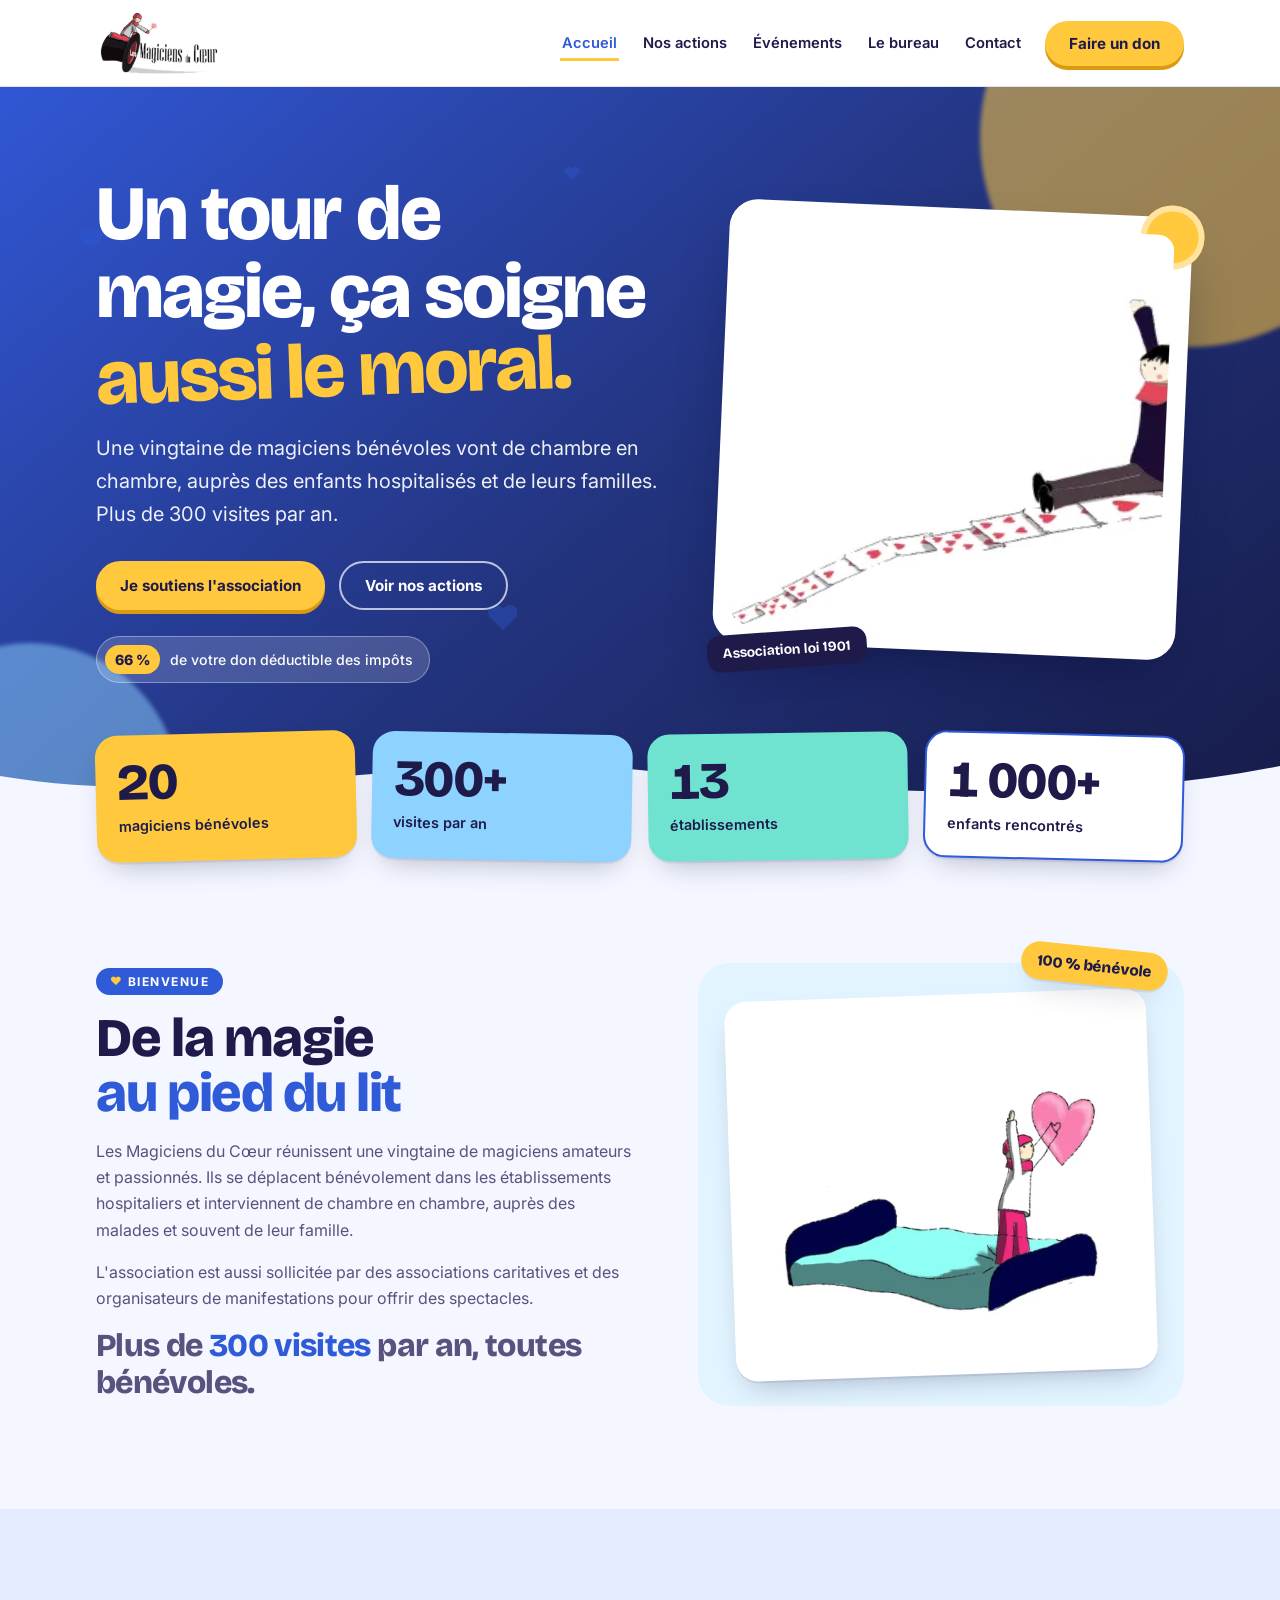
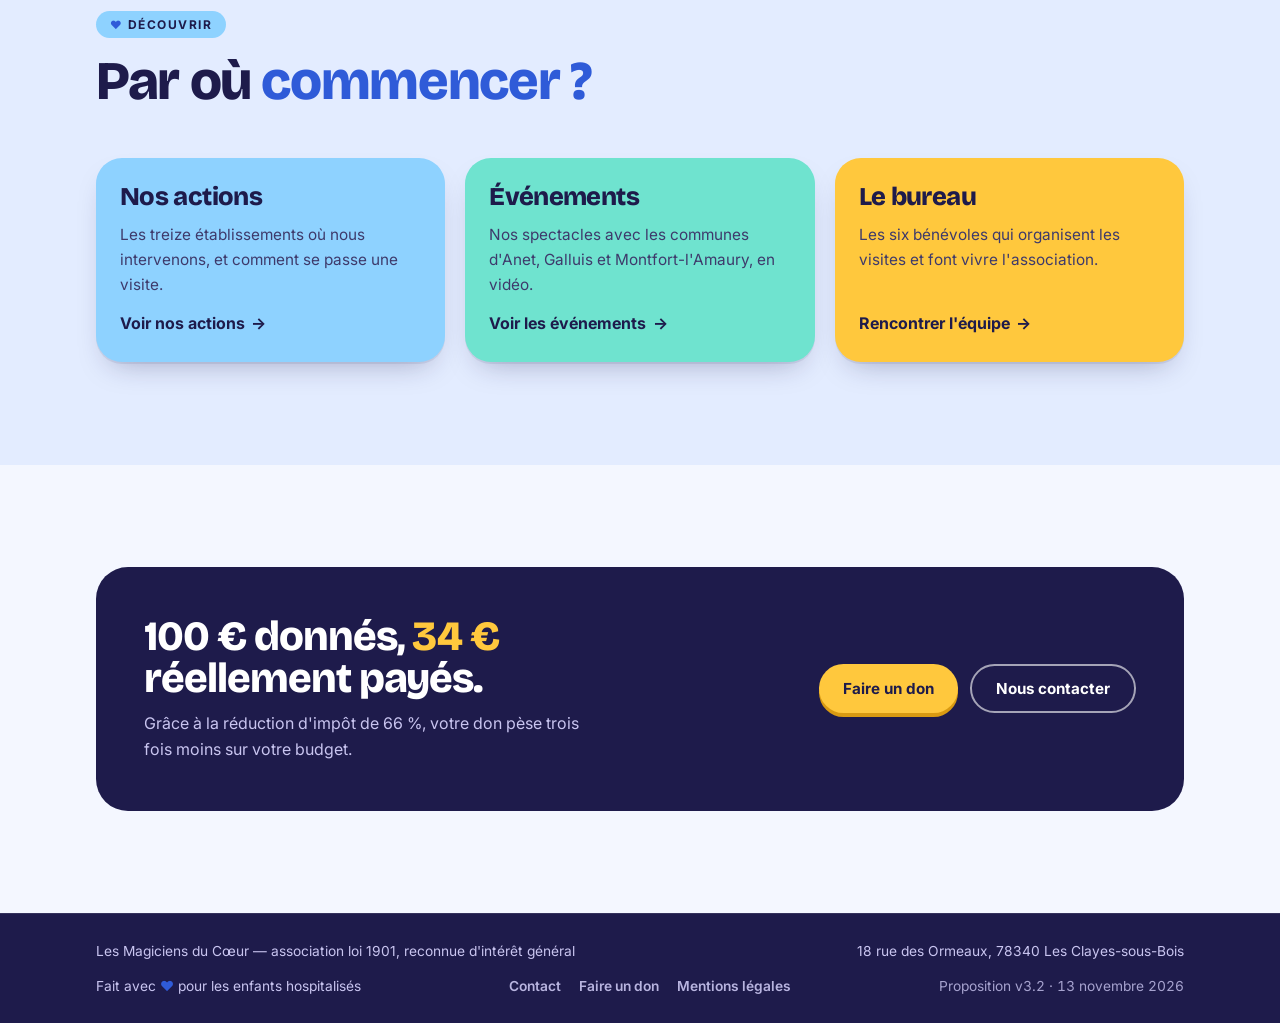
<file: index.html>
<!doctype html>
<html lang="fr"><head>
<meta charset="utf-8">
<meta name="viewport" content="width=device-width, initial-scale=1, viewport-fit=cover">
<title>Le site des Magiciens du Cœur</title>
<meta name="description" content="Les Magiciens du Cœur : une vingtaine de magiciens bénévoles qui vont de chambre en chambre auprès des enfants hospitalisés. Plus de 300 visites par an.">
<meta name="theme-color" content="#2F5BD8">
<link rel="icon" type="image/png" href="img/logo.png">
<meta property="og:type" content="website">
<meta property="og:site_name" content="Les Magiciens du Cœur">
<meta property="og:title" content="Le site des Magiciens du Cœur">
<meta property="og:description" content="Les Magiciens du Cœur : une vingtaine de magiciens bénévoles qui vont de chambre en chambre auprès des enfants hospitalisés. Plus de 300 visites par an.">
<meta property="og:image" content="img/logo.png">
<link rel="stylesheet" href="https://fonts.googleapis.com/css2?family=Bricolage+Grotesque:opsz,wght@12..96,600;12..96,800&amp;family=Inter:wght@400;500;600;700&amp;display=swap">
<link rel="stylesheet" href="style.css">
<meta name="editeur-publication" content="rsale1107/magiciensducoeur"></head>
<body>
<a class="skip" href="#contenu">Aller au contenu</a>
<header>
  <div class="wrap nav">
    <a class="brand" href="index.html" aria-label="Les Magiciens du Cœur, accueil"><img src="img/logo.png" alt="Les Magiciens du Cœur"></a>
    <button class="burger" id="burger" type="button" aria-label="Ouvrir le menu" aria-expanded="false" aria-controls="menu">
      <svg viewBox="0 0 24 24" fill="none" stroke="currentColor" stroke-width="2.4" stroke-linecap="round"><path d="M4 7h16M4 12h16M4 17h16"></path></svg>
    </button>
    <nav class="menu" id="menu" aria-label="Menu principal">
      <a class="link" href="index.html" aria-current="page">Accueil</a><a class="link" href="actions.html">Nos actions</a><a class="link" href="evenements.html">Événements</a><a class="link" href="bureau.html">Le bureau</a><a class="link" href="contact.html">Contact</a>
      <a class="btn btn-sun" href="don.html">Faire un don</a>
    </nav>
  </div>
</header>
<main id="contenu">

<section class="hero" id="top">
  <div class="blob b1"></div><div class="blob b2"></div>
  <div class="hearts" aria-hidden="true">
    <span style="left:6%;top:18%;font-size:28px">♥</span>
    <span style="left:44%;top:10%;font-size:18px;animation-delay:-2s">♥</span>
    <span style="left:38%;bottom:22%;font-size:34px;animation-delay:-4s">♥</span>
    <span style="right:8%;bottom:30%;font-size:22px;animation-delay:-6s">♥</span>
  </div>
  <div class="wrap">
    <div class="hero-in">
      <div>
        <h1>Un tour de magie, ça soigne <span class="y">aussi&nbsp;le&nbsp;moral.</span></h1>
        <p class="sub">Une vingtaine de magiciens bénévoles vont de chambre en chambre, auprès des enfants hospitalisés et de leurs familles. Plus de 300 visites par an.</p>
        <div class="hero-cta">
          <a class="btn btn-sun" href="don.html">Je soutiens l'association</a>
          <a class="btn hero-ghost" href="actions.html">Voir nos actions</a>
        </div>
        <div class="hero-badge"><b>66 %</b> de votre don déductible des impôts</div>
      </div>
      <div class="stage">
        <div class="stage-card">
          <div class="sprite"><img src="img/anim.webp" alt="Petit magicien qui glisse sur un chemin de cartes, un ballon en forme de cœur à la main"></div>
        </div>
        <div class="stage-cap">Association loi 1901</div>
      </div>
    </div>
  </div>
  <svg class="wave" viewBox="0 0 1440 56" preserveAspectRatio="none" aria-hidden="true"><path d="M0 28 C 240 64 480 0 720 22 S 1200 60 1440 18 L1440 56 L0 56 Z"></path></svg>
</section>

<div class="wrap">
  <div class="figs">
    <div class="fig"><b>20</b><span>magiciens bénévoles</span></div>
    <div class="fig"><b>300+</b><span>visites par an</span></div>
    <div class="fig"><b>13</b><span>établissements</span></div>
    <div class="fig"><b>1 000+</b><span>enfants rencontrés</span></div>
  </div>
</div>

<section>
  <div class="wrap sec">
    <div class="mission">
      <div class="prose">
        <span class="tag">Bienvenue</span>
        <h2>De la magie <span class="hl">au pied du lit</span></h2>
        <p>Les Magiciens du Cœur réunissent une vingtaine de magiciens amateurs et passionnés. Ils se déplacent bénévolement dans les établissements hospitaliers et interviennent de chambre en chambre, auprès des malades et souvent de leur famille.</p>
        <p>L'association est aussi sollicitée par des associations caritatives et des organisateurs de manifestations pour offrir des spectacles.</p>
        <p class="quote">Plus de <em>300 visites</em> par an, toutes bénévoles.</p>
      </div>
      <div class="illus">
        <div class="frame"><img src="img/perso1.webp" alt="Illustration : un enfant debout sur son lit d'hôpital lève les bras vers un grand cœur rose"></div>
        <span class="sticker">100 % bénévole</span>
      </div>
    </div>
  </div>
</section>

<section class="band-sky">
  <div class="wrap sec">
    <div class="head">
      <span class="tag sky">Découvrir</span>
      <h2>Par où <span class="hl">commencer ?</span></h2>
    </div>
    <div class="doors">
      <a class="door" href="actions.html"><h3>Nos actions</h3><p>Les treize établissements où nous intervenons, et comment se passe une visite.</p><span class="go">Voir nos actions</span></a>
      <a class="door" href="evenements.html"><h3>Événements</h3><p>Nos spectacles avec les communes d'Anet, Galluis et Montfort-l'Amaury, en vidéo.</p><span class="go">Voir les événements</span></a>
      <a class="door" href="bureau.html"><h3>Le bureau</h3><p>Les six bénévoles qui organisent les visites et font vivre l'association.</p><span class="go">Rencontrer l'équipe</span></a>
    </div>
  </div>
</section>

<section>
  <div class="wrap sec">
    <div class="cta">
      <div><h2>100 € donnés, <span class="y">34 €</span> réellement payés.</h2><p>Grâce à la réduction d'impôt de 66 %, votre don pèse trois fois moins sur votre budget.</p></div>
      <div class="btns"><a class="btn btn-sun" href="don.html">Faire un don</a><a class="btn ghost" href="contact.html">Nous contacter</a></div>
    </div>
  </div>
</section>
</main>
<footer>
  <div class="wrap foot">
    <span>Les Magiciens du Cœur — association loi 1901, reconnue d'intérêt général</span>
    <span>18 rue des Ormeaux, 78340 Les Clayes-sous-Bois</span>
    <span>Fait avec <span class="h">♥</span> pour les enfants hospitalisés</span>
    <nav class="foot-links" aria-label="Liens utiles"><a href="contact.html">Contact</a><a href="don.html">Faire un don</a><a href="mentions-legales.html">Mentions légales</a></nav>
    <span class="ver">Proposition v3.2 · 13 novembre 2026</span>
  </div>
</footer>
<script src="site.js"></script>


</body></html>
</file>
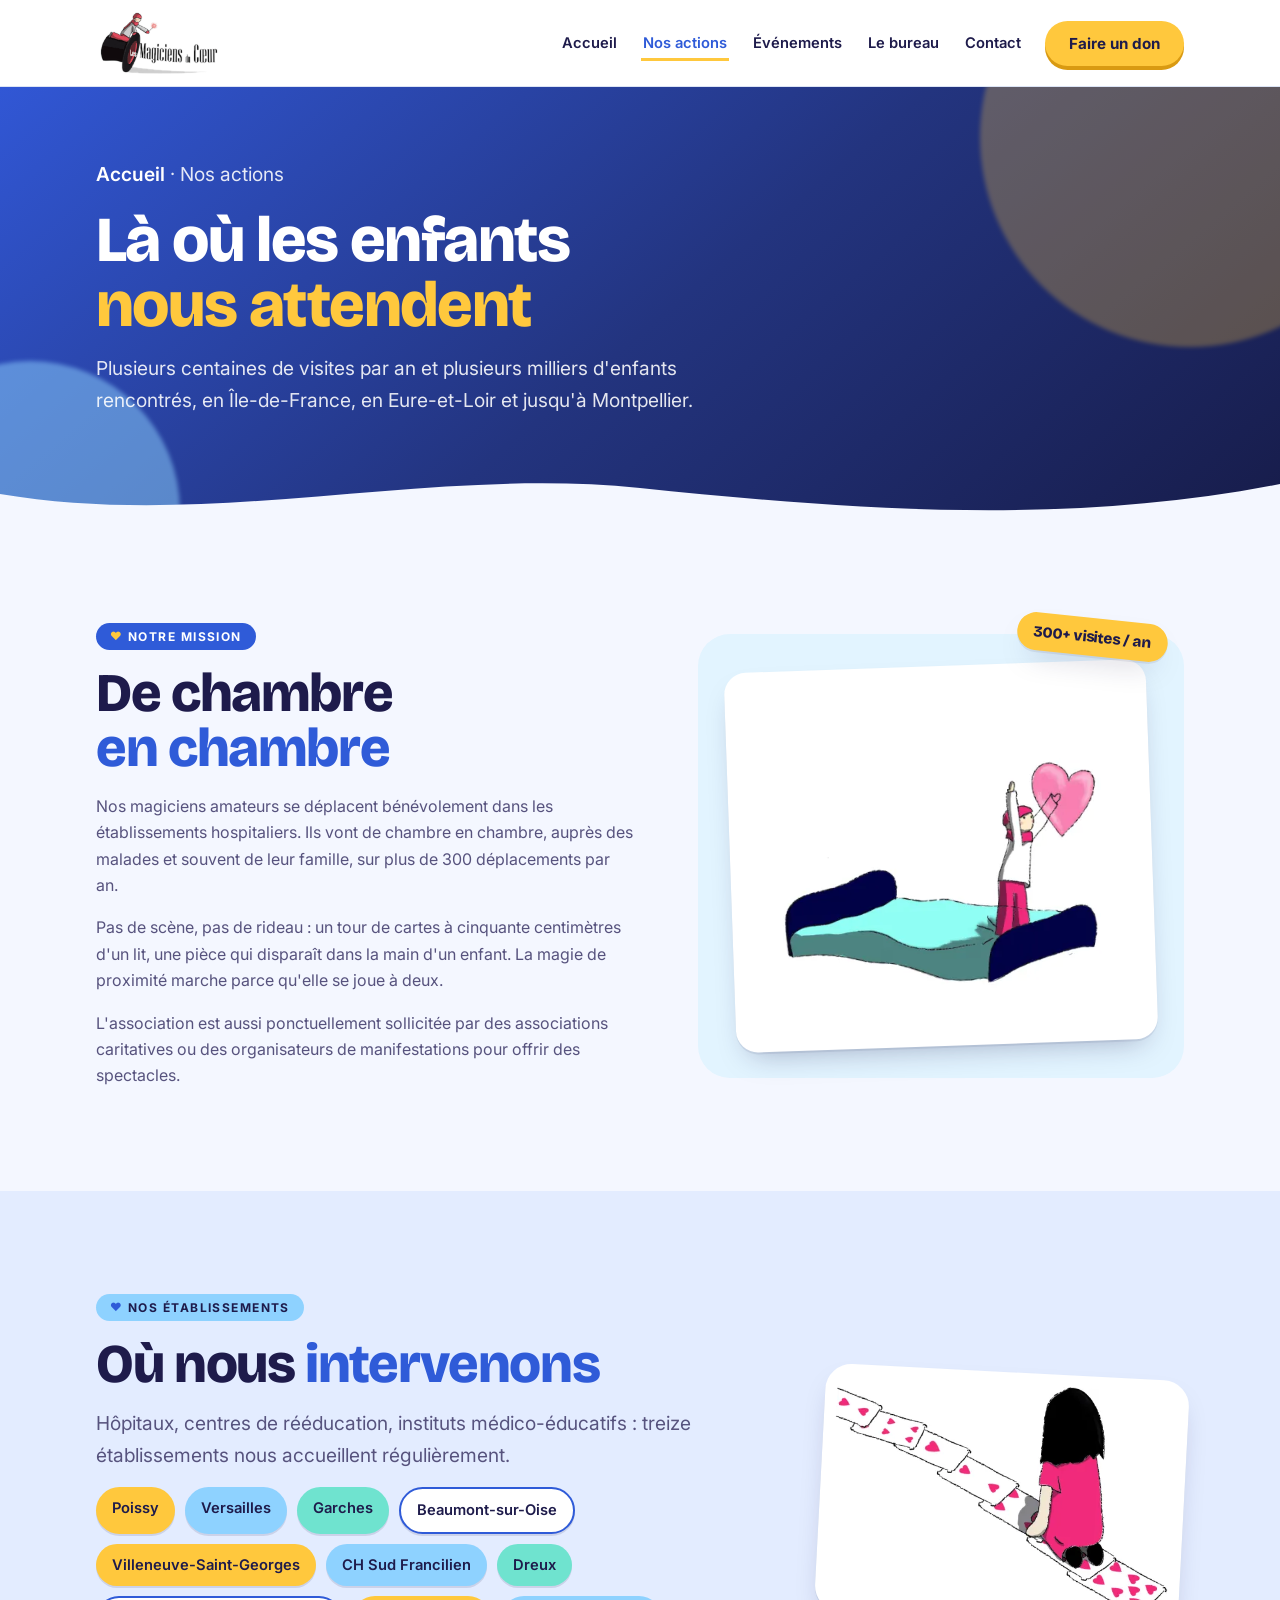
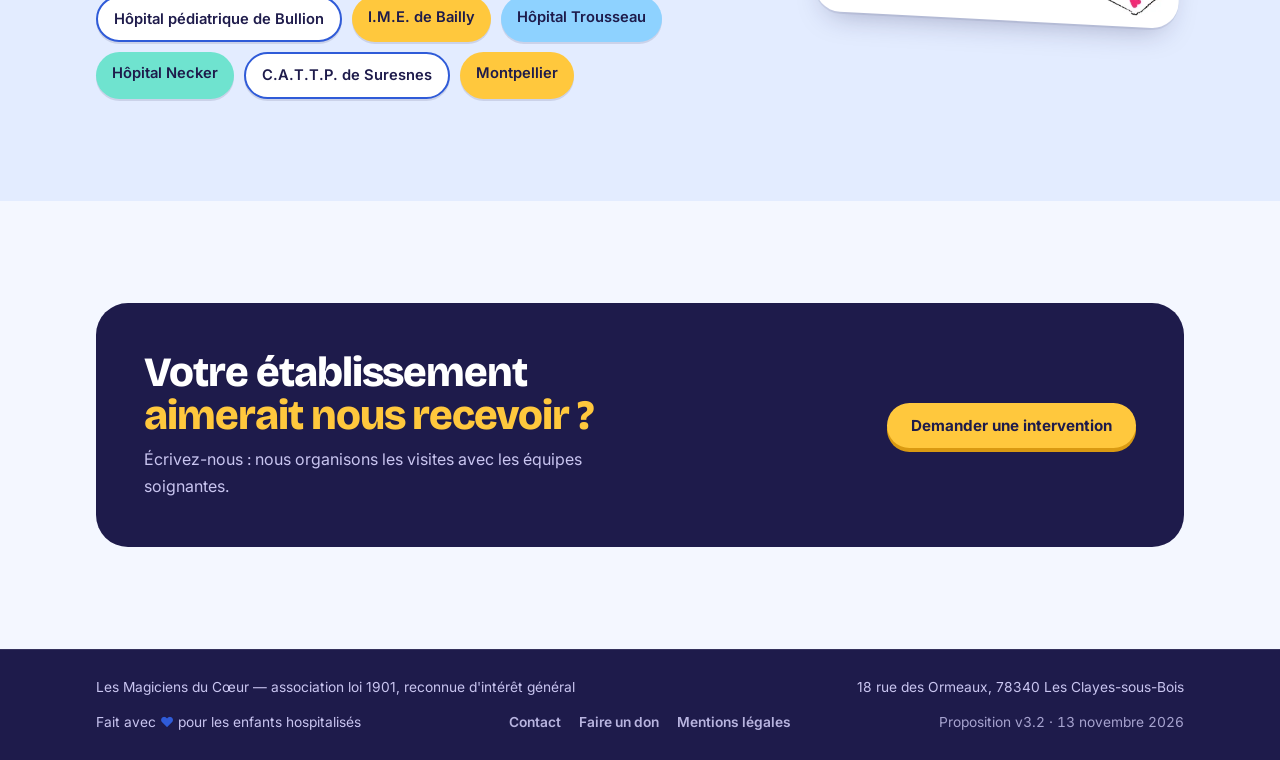
<file: actions.html>
<!doctype html>
<html lang="fr"><head>
<meta charset="utf-8">
<meta name="viewport" content="width=device-width, initial-scale=1, viewport-fit=cover">
<title>Nos actions · Magiciens du Cœur</title>
<meta name="description" content="Les treize établissements où interviennent les Magiciens du Cœur, en Île-de-France, en Eure-et-Loir et jusqu'à Montpellier.">
<meta name="theme-color" content="#2F5BD8">
<link rel="icon" type="image/png" href="img/logo.png">
<meta property="og:type" content="website">
<meta property="og:site_name" content="Les Magiciens du Cœur">
<meta property="og:title" content="Nos actions · Magiciens du Cœur">
<meta property="og:description" content="Les treize établissements où interviennent les Magiciens du Cœur, en Île-de-France, en Eure-et-Loir et jusqu'à Montpellier.">
<meta property="og:image" content="img/logo.png">
<link rel="stylesheet" href="https://fonts.googleapis.com/css2?family=Bricolage+Grotesque:opsz,wght@12..96,600;12..96,800&amp;family=Inter:wght@400;500;600;700&amp;display=swap">
<link rel="stylesheet" href="style.css">
<meta name="editeur-publication" content="rsale1107/magiciensducoeur"></head>
<body>
<a class="skip" href="#contenu">Aller au contenu</a>
<header>
  <div class="wrap nav">
    <a class="brand" href="index.html" aria-label="Les Magiciens du Cœur, accueil"><img src="img/logo.png" alt="Les Magiciens du Cœur"></a>
    <button class="burger" id="burger" type="button" aria-label="Ouvrir le menu" aria-expanded="false" aria-controls="menu">
      <svg viewBox="0 0 24 24" fill="none" stroke="currentColor" stroke-width="2.4" stroke-linecap="round"><path d="M4 7h16M4 12h16M4 17h16"></path></svg>
    </button>
    <nav class="menu" id="menu" aria-label="Menu principal">
      <a class="link" href="index.html">Accueil</a><a class="link" href="actions.html" aria-current="page">Nos actions</a><a class="link" href="evenements.html">Événements</a><a class="link" href="bureau.html">Le bureau</a><a class="link" href="contact.html">Contact</a>
      <a class="btn btn-sun" href="don.html">Faire un don</a>
    </nav>
  </div>
</header>
<main id="contenu">
<section class="phero">
  <div class="blob b1"></div><div class="blob b2"></div>
  <div class="wrap"><div class="phero-in">
    <p class="crumb"><a href="index.html">Accueil</a> · Nos actions</p>
    <h1>Là où les enfants <span class="y">nous attendent</span></h1>
    <p>Plusieurs centaines de visites par an et plusieurs milliers d'enfants rencontrés, en Île-de-France, en Eure-et-Loir et jusqu'à Montpellier.</p>
  </div></div>
  <svg class="wave" viewBox="0 0 1440 56" preserveAspectRatio="none" aria-hidden="true"><path d="M0 28 C 240 64 480 0 720 22 S 1200 60 1440 18 L1440 56 L0 56 Z"></path></svg>
</section>
<section>
  <div class="wrap sec">
    <div class="mission">
      <div class="prose">
        <span class="tag">Notre mission</span>
        <h2>De chambre <span class="hl">en chambre</span></h2>
        <p>Nos magiciens amateurs se déplacent bénévolement dans les établissements hospitaliers. Ils vont de chambre en chambre, auprès des malades et souvent de leur famille, sur plus de 300 déplacements par an.</p>
        <p>Pas de scène, pas de rideau : un tour de cartes à cinquante centimètres d'un lit, une pièce qui disparaît dans la main d'un enfant. La magie de proximité marche parce qu'elle se joue à deux.</p>
        <p>L'association est aussi ponctuellement sollicitée par des associations caritatives ou des organisateurs de manifestations pour offrir des spectacles.</p>
      </div>
      <div class="illus">
        <div class="frame"><img src="img/perso1.webp" alt="Illustration : un enfant debout sur son lit d'hôpital lève les bras vers un grand cœur rose"></div>
        <span class="sticker">300+ visites / an</span>
      </div>
    </div>
  </div>
</section>

<section class="band-sky">
  <div class="wrap sec">
    <div class="places">
      <div class="head">
        <span class="tag sky">Nos établissements</span>
        <h2>Où nous <span class="hl">intervenons</span></h2>
        <p class="lede">Hôpitaux, centres de rééducation, instituts médico-éducatifs : treize établissements nous accueillent régulièrement.</p>
        <div class="chips">
          <span class="chip">Poissy</span>
          <span class="chip">Versailles</span>
          <span class="chip">Garches</span>
          <span class="chip">Beaumont-sur-Oise</span>
          <span class="chip">Villeneuve-Saint-Georges</span>
          <span class="chip">CH Sud Francilien</span>
          <span class="chip">Dreux</span>
          <span class="chip">Hôpital pédiatrique de Bullion</span>
          <span class="chip">I.M.E. de Bailly</span>
          <span class="chip">Hôpital Trousseau</span>
          <span class="chip">Hôpital Necker</span>
          <span class="chip">C.A.T.T.P. de Suresnes</span>
          <span class="chip">Montpellier</span>
        </div>
      </div>
      <div class="pic"><img src="img/perso4.webp" alt="Illustration : une petite fille en rose avance sur un chemin de cartes à jouer"></div>
    </div>
  </div>
</section>

<section>
  <div class="wrap sec">
    <div class="cta">
      <div><h2>Votre établissement <span class="y">aimerait nous recevoir ?</span></h2><p>Écrivez-nous : nous organisons les visites avec les équipes soignantes.</p></div>
      <div class="btns"><a class="btn btn-sun" href="contact.html">Demander une intervention</a></div>
    </div>
  </div>
</section>
</main>
<footer>
  <div class="wrap foot">
    <span>Les Magiciens du Cœur — association loi 1901, reconnue d'intérêt général</span>
    <span>18 rue des Ormeaux, 78340 Les Clayes-sous-Bois</span>
    <span>Fait avec <span class="h">♥</span> pour les enfants hospitalisés</span>
    <nav class="foot-links" aria-label="Liens utiles"><a href="contact.html">Contact</a><a href="don.html">Faire un don</a><a href="mentions-legales.html">Mentions légales</a></nav>
    <span class="ver">Proposition v3.2 · 13 novembre 2026</span>
  </div>
</footer>
<script src="site.js"></script>


</body></html>
</file>
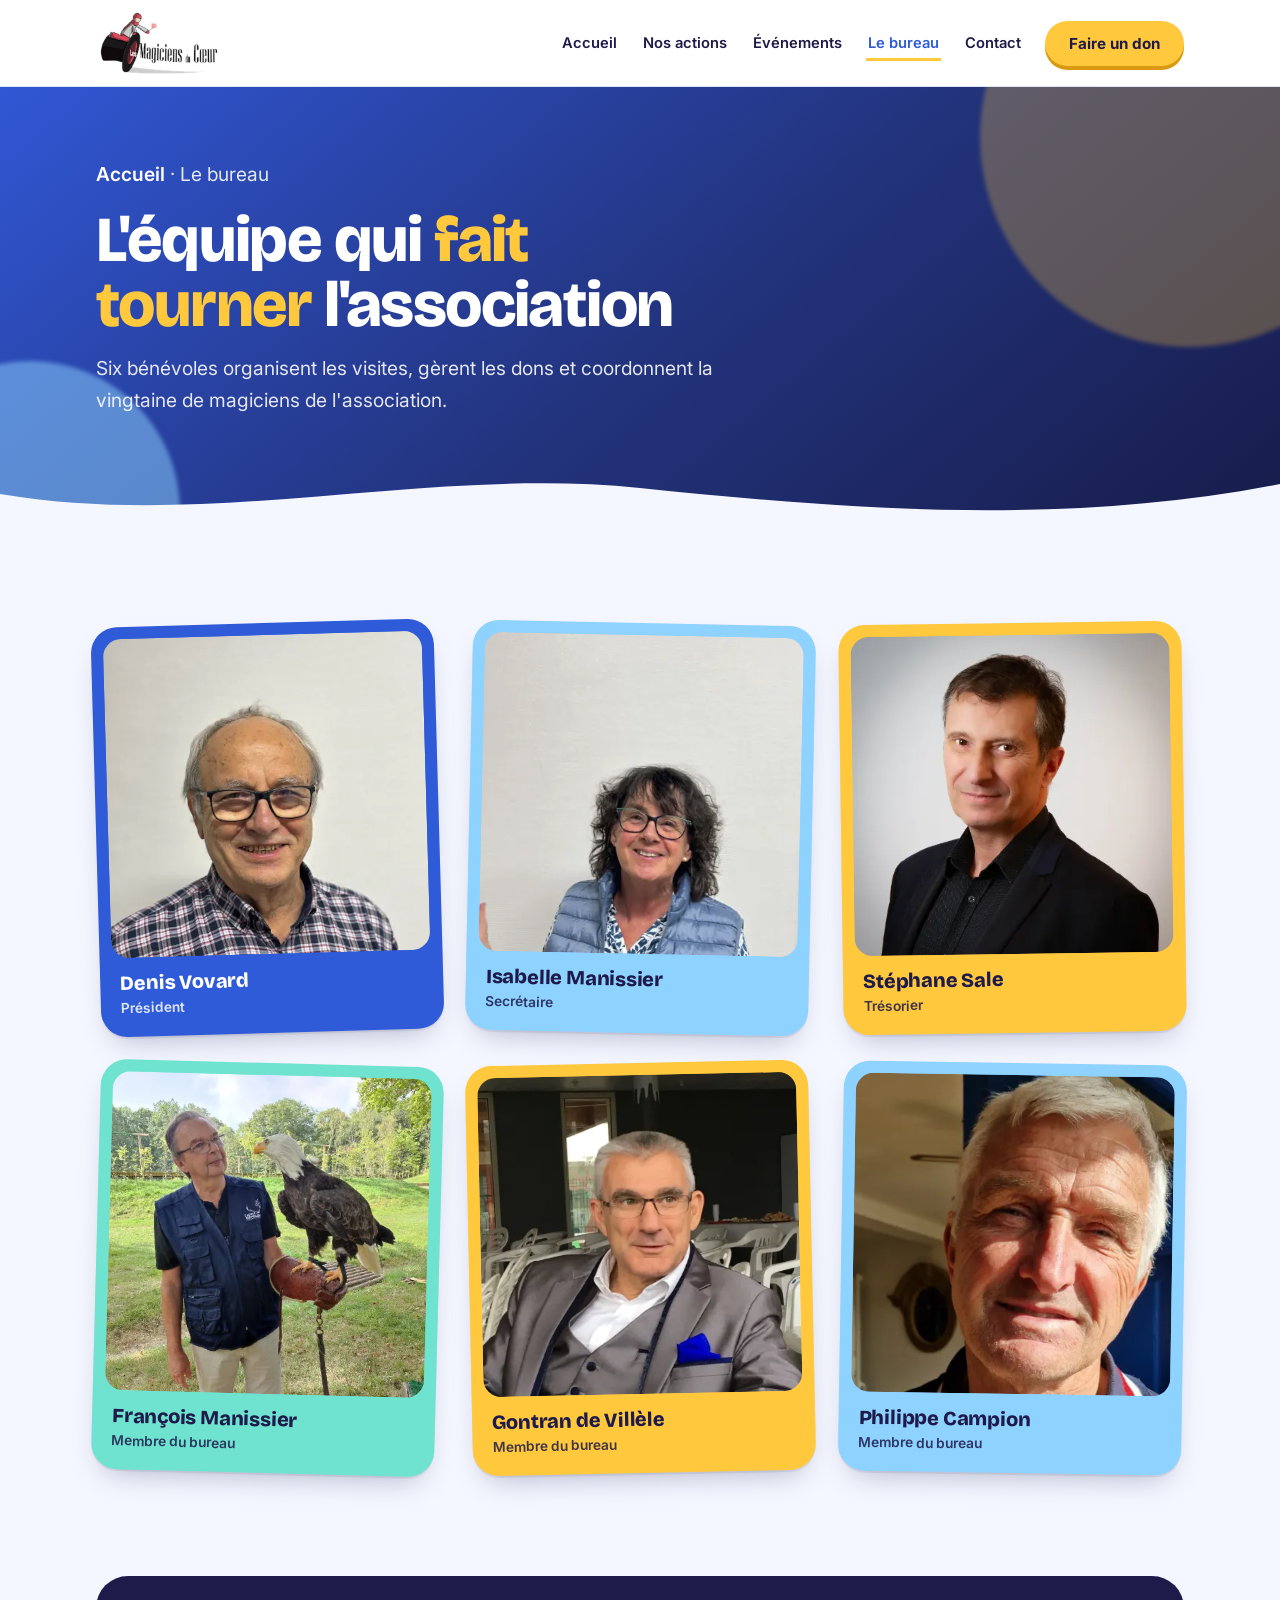
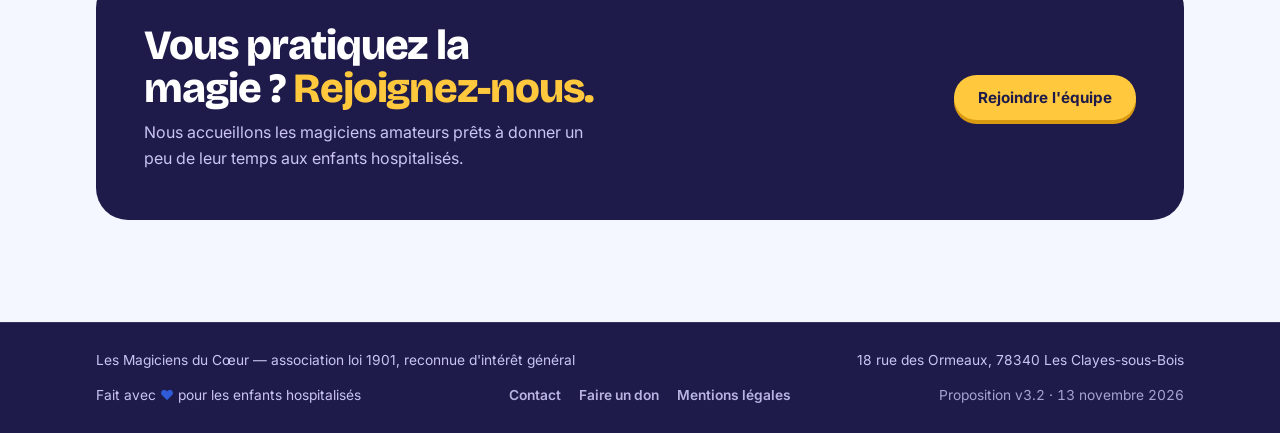
<file: bureau.html>
<!doctype html>
<html lang="fr"><head>
<meta charset="utf-8">
<meta name="viewport" content="width=device-width, initial-scale=1, viewport-fit=cover">
<title>Le bureau · Magiciens du Cœur</title>
<meta name="description" content="Les six bénévoles du bureau des Magiciens du Cœur, qui organisent les visites et coordonnent les magiciens.">
<meta name="theme-color" content="#2F5BD8">
<link rel="icon" type="image/png" href="img/logo.png">
<meta property="og:type" content="website">
<meta property="og:site_name" content="Les Magiciens du Cœur">
<meta property="og:title" content="Le bureau · Magiciens du Cœur">
<meta property="og:description" content="Les six bénévoles du bureau des Magiciens du Cœur, qui organisent les visites et coordonnent les magiciens.">
<meta property="og:image" content="img/logo.png">
<link rel="stylesheet" href="https://fonts.googleapis.com/css2?family=Bricolage+Grotesque:opsz,wght@12..96,600;12..96,800&amp;family=Inter:wght@400;500;600;700&amp;display=swap">
<link rel="stylesheet" href="style.css">
<meta name="editeur-publication" content="rsale1107/magiciensducoeur"></head>
<body>
<a class="skip" href="#contenu">Aller au contenu</a>
<header>
  <div class="wrap nav">
    <a class="brand" href="index.html" aria-label="Les Magiciens du Cœur, accueil"><img src="img/logo.png" alt="Les Magiciens du Cœur"></a>
    <button class="burger" id="burger" type="button" aria-label="Ouvrir le menu" aria-expanded="false" aria-controls="menu">
      <svg viewBox="0 0 24 24" fill="none" stroke="currentColor" stroke-width="2.4" stroke-linecap="round"><path d="M4 7h16M4 12h16M4 17h16"></path></svg>
    </button>
    <nav class="menu" id="menu" aria-label="Menu principal">
      <a class="link" href="index.html">Accueil</a><a class="link" href="actions.html">Nos actions</a><a class="link" href="evenements.html">Événements</a><a class="link" href="bureau.html" aria-current="page">Le bureau</a><a class="link" href="contact.html">Contact</a>
      <a class="btn btn-sun" href="don.html">Faire un don</a>
    </nav>
  </div>
</header>
<main id="contenu">
<section class="phero">
  <div class="blob b1"></div><div class="blob b2"></div>
  <div class="wrap"><div class="phero-in">
    <p class="crumb"><a href="index.html">Accueil</a> · Le bureau</p>
    <h1>L'équipe qui <span class="y">fait tourner</span> l'association</h1>
    <p>Six bénévoles organisent les visites, gèrent les dons et coordonnent la vingtaine de magiciens de l'association.</p>
  </div></div>
  <svg class="wave" viewBox="0 0 1440 56" preserveAspectRatio="none" aria-hidden="true"><path d="M0 28 C 240 64 480 0 720 22 S 1200 60 1440 18 L1440 56 L0 56 Z"></path></svg>
</section>
<section>
  <div class="wrap sec">
    <div class="people">
      <div class="person"><img src="img/denis.webp" alt="Portrait de Denis Vovard"><div class="who"><b>Denis Vovard</b><span>Président</span></div></div>
      <div class="person"><img src="img/isabelle.webp" alt="Portrait d'Isabelle Manissier"><div class="who"><b>Isabelle Manissier</b><span>Secrétaire</span></div></div>
      <div class="person"><img src="img/stephane.webp" alt="Portrait de Stéphane Sale"><div class="who"><b>Stéphane Sale</b><span>Trésorier</span></div></div>
      <div class="person"><img src="img/francois.webp" alt="Portrait de François Manissier"><div class="who"><b>François Manissier</b><span>Membre du bureau</span></div></div>
      <div class="person"><img src="img/gontran.webp" alt="Portrait de Gontran de Villèle"><div class="who"><b>Gontran de Villèle</b><span>Membre du bureau</span></div></div>
      <div class="person"><img src="img/philippe.webp" alt="Portrait de Philippe Campion"><div class="who"><b>Philippe Campion</b><span>Membre du bureau</span></div></div>
    </div>
  </div>
</section>

<section>
  <div class="wrap sec" style="padding-top:0">
    <div class="cta">
      <div><h2>Vous pratiquez la magie ? <span class="y">Rejoignez-nous.</span></h2><p>Nous accueillons les magiciens amateurs prêts à donner un peu de leur temps aux enfants hospitalisés.</p></div>
      <div class="btns"><a class="btn btn-sun" href="contact.html">Rejoindre l'équipe</a></div>
    </div>
  </div>
</section>
</main>
<footer>
  <div class="wrap foot">
    <span>Les Magiciens du Cœur — association loi 1901, reconnue d'intérêt général</span>
    <span>18 rue des Ormeaux, 78340 Les Clayes-sous-Bois</span>
    <span>Fait avec <span class="h">♥</span> pour les enfants hospitalisés</span>
    <nav class="foot-links" aria-label="Liens utiles"><a href="contact.html">Contact</a><a href="don.html">Faire un don</a><a href="mentions-legales.html">Mentions légales</a></nav>
    <span class="ver">Proposition v3.2 · 13 novembre 2026</span>
  </div>
</footer>
<script src="site.js"></script>


</body></html>
</file>
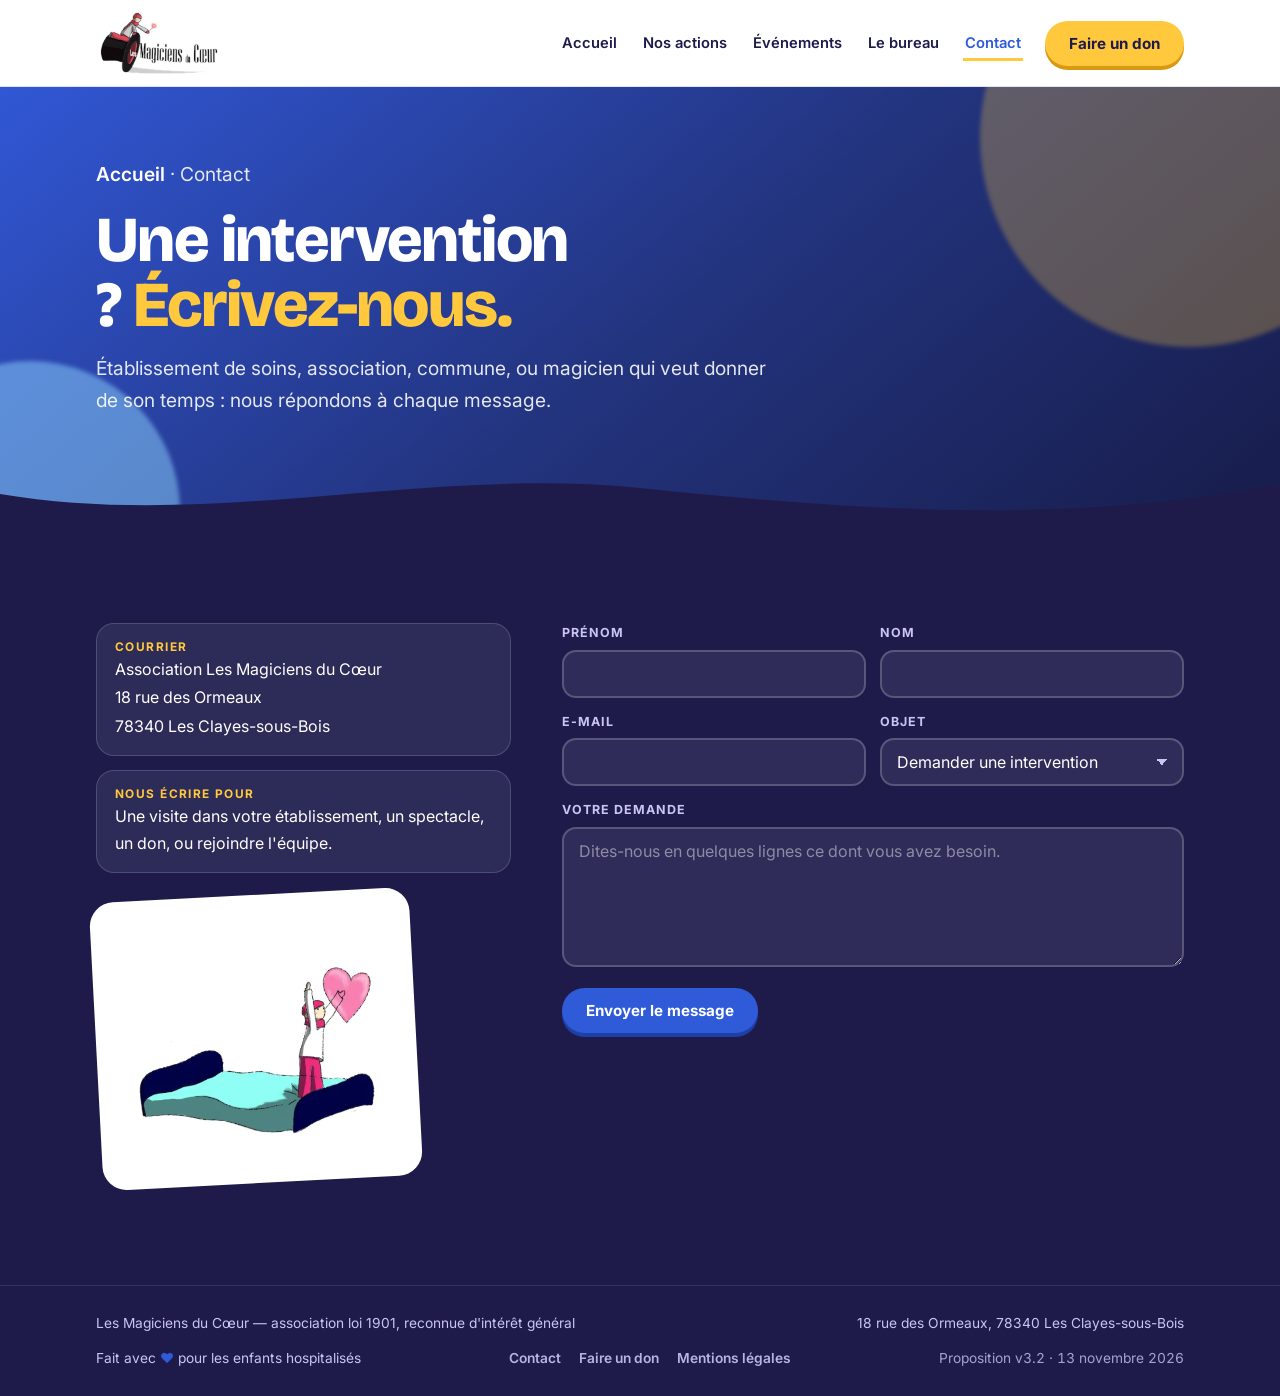
<file: contact.html>
<!doctype html>
<html lang="fr">
<head>
<meta charset="utf-8">
<meta name="viewport" content="width=device-width, initial-scale=1, viewport-fit=cover">
<title>Contact · Magiciens du Cœur</title>
<meta name="description" content="Contacter les Magiciens du Cœur : demander une intervention, organiser un spectacle, soutenir l'association ou rejoindre l'équipe.">
<meta name="theme-color" content="#2F5BD8">
<link rel="icon" type="image/png" href="img/logo.png">
<meta property="og:type" content="website">
<meta property="og:site_name" content="Les Magiciens du Cœur">
<meta property="og:title" content="Contact · Magiciens du Cœur">
<meta property="og:description" content="Contacter les Magiciens du Cœur : demander une intervention, organiser un spectacle, soutenir l'association ou rejoindre l'équipe.">
<meta property="og:image" content="img/logo.png">
<link rel="stylesheet" href="https://fonts.googleapis.com/css2?family=Bricolage+Grotesque:opsz,wght@12..96,600;12..96,800&family=Inter:wght@400;500;600;700&display=swap">
<link rel="stylesheet" href="style.css">
</head>
<body>
<a class="skip" href="#contenu">Aller au contenu</a>
<header>
  <div class="wrap nav">
    <a class="brand" href="index.html" aria-label="Les Magiciens du Cœur, accueil"><img src="img/logo.png" alt="Les Magiciens du Cœur"></a>
    <button class="burger" id="burger" type="button" aria-label="Ouvrir le menu" aria-expanded="false" aria-controls="menu">
      <svg viewBox="0 0 24 24" fill="none" stroke="currentColor" stroke-width="2.4" stroke-linecap="round"><path d="M4 7h16M4 12h16M4 17h16"/></svg>
    </button>
    <nav class="menu" id="menu" aria-label="Menu principal">
      <a class="link" href="index.html">Accueil</a><a class="link" href="actions.html">Nos actions</a><a class="link" href="evenements.html">Événements</a><a class="link" href="bureau.html">Le bureau</a><a class="link" href="contact.html" aria-current="page">Contact</a>
      <a class="btn btn-sun" href="don.html">Faire un don</a>
    </nav>
  </div>
</header>
<main id="contenu">
<section class="phero">
  <div class="blob b1"></div><div class="blob b2"></div>
  <div class="wrap"><div class="phero-in">
    <p class="crumb"><a href="index.html">Accueil</a> · Contact</p>
    <h1>Une intervention ? <span class="y">Écrivez-nous.</span></h1>
    <p>Établissement de soins, association, commune, ou magicien qui veut donner de son temps : nous répondons à chaque message.</p>
  </div></div>
  <svg class="wave" viewBox="0 0 1440 56" preserveAspectRatio="none" aria-hidden="true"><path d="M0 28 C 240 64 480 0 720 22 S 1200 60 1440 18 L1440 56 L0 56 Z"/></svg>
</section>
<section class="band-navy">
  <div class="wrap sec">
    <div class="contact">
      <div class="coords">
        <div class="coord"><span class="lbl">Courrier</span><span>Association Les Magiciens du Cœur</span><span>18 rue des Ormeaux</span><span>78340 Les Clayes-sous-Bois</span></div>
        <div class="coord"><span class="lbl">Nous écrire pour</span><span>Une visite dans votre établissement, un spectacle, un don, ou rejoindre l'équipe.</span></div>
        <div class="illu" style="margin-top:8px"><img src="img/perso1.webp" alt=""></div>
      </div>
      <div>
        <form class="form" id="contactForm" novalidate>
          <div><label for="prenom">Prénom</label><input id="prenom" name="prenom" type="text" autocomplete="given-name" required></div>
          <div><label for="nom">Nom</label><input id="nom" name="nom" type="text" autocomplete="family-name" required></div>
          <div><label for="email">E-mail</label><input id="email" name="email" type="email" autocomplete="email" required></div>
          <div><label for="objet">Objet</label>
            <select id="objet" name="objet">
              <option>Demander une intervention</option>
              <option>Organiser un spectacle</option>
              <option>Soutenir l'association</option>
              <option>Rejoindre l'équipe de magiciens</option>
              <option>Autre</option>
            </select></div>
          <div class="full"><label for="message">Votre demande</label><textarea id="message" name="message" placeholder="Dites-nous en quelques lignes ce dont vous avez besoin." required></textarea></div>
          <div class="full" style="display:flex;flex-wrap:wrap;gap:14px;align-items:center">
            <button type="submit" class="btn btn-blue">Envoyer le message</button>
            <span id="err" style="font-size:.88rem;color:var(--sun);font-weight:600" hidden>Merci de remplir tous les champs, avec un e-mail valide.</span>
          </div>
          <p class="full form-cfg" id="formCfg" tabindex="-1" hidden>Proposition : l'adresse e-mail de l'association reste à relier à ce formulaire. Pour l'instant, aucun message n'est envoyé.</p>
        </form>
        <div class="sent" id="sent" hidden>
          <b>Merci !</b>
          <p>Votre message nous est bien parvenu. Nous revenons vers vous rapidement.</p>
        </div>
      </div>
    </div>
  </div>
</section>
</main>
<footer>
  <div class="wrap foot">
    <span>Les Magiciens du Cœur — association loi 1901, reconnue d'intérêt général</span>
    <span>18 rue des Ormeaux, 78340 Les Clayes-sous-Bois</span>
    <span>Fait avec <span class="h">♥</span> pour les enfants hospitalisés</span>
    <nav class="foot-links" aria-label="Liens utiles"><a href="contact.html">Contact</a><a href="don.html">Faire un don</a><a href="mentions-legales.html">Mentions légales</a></nav>
    <span class="ver">Proposition v3.2 · 13 novembre 2026</span>
  </div>
</footer>
<script src="site.js"></script>
</body>
</html>
</file>
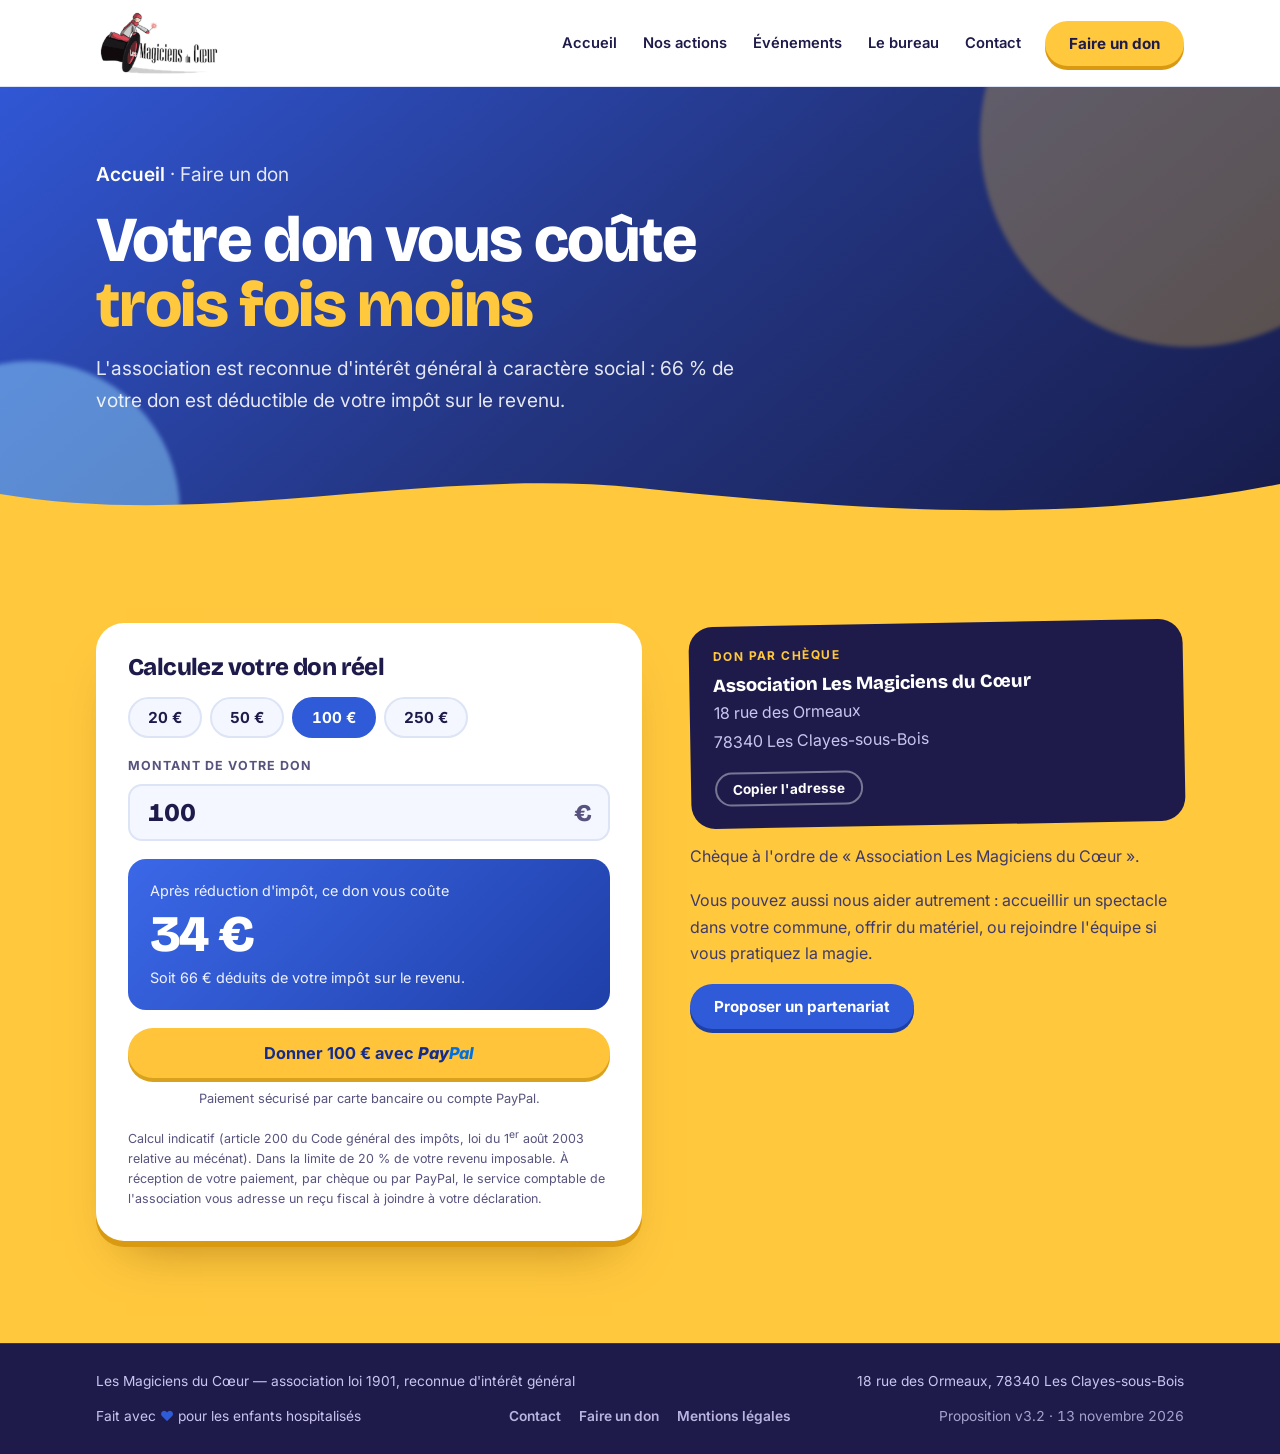
<file: don.html>
<!doctype html>
<html lang="fr"><head>
<meta charset="utf-8">
<meta name="viewport" content="width=device-width, initial-scale=1, viewport-fit=cover">
<title>Faire un don · Magiciens du Cœur</title>
<meta name="description" content="Faire un don aux Magiciens du Cœur : 66 % de votre don est déductible de votre impôt sur le revenu. Par PayPal ou par chèque.">
<meta name="theme-color" content="#2F5BD8">
<link rel="icon" type="image/png" href="img/logo.png">
<meta property="og:type" content="website">
<meta property="og:site_name" content="Les Magiciens du Cœur">
<meta property="og:title" content="Faire un don · Magiciens du Cœur">
<meta property="og:description" content="Faire un don aux Magiciens du Cœur : 66 % de votre don est déductible de votre impôt sur le revenu. Par PayPal ou par chèque.">
<meta property="og:image" content="img/logo.png">
<link rel="stylesheet" href="https://fonts.googleapis.com/css2?family=Bricolage+Grotesque:opsz,wght@12..96,600;12..96,800&amp;family=Inter:wght@400;500;600;700&amp;display=swap">
<link rel="stylesheet" href="style.css">
<meta name="editeur-publication" content="rsale1107/magiciensducoeur"></head>
<body>
<a class="skip" href="#contenu">Aller au contenu</a>
<header>
  <div class="wrap nav">
    <a class="brand" href="index.html" aria-label="Les Magiciens du Cœur, accueil"><img src="img/logo.png" alt="Les Magiciens du Cœur"></a>
    <button class="burger" id="burger" type="button" aria-label="Ouvrir le menu" aria-expanded="false" aria-controls="menu">
      <svg viewBox="0 0 24 24" fill="none" stroke="currentColor" stroke-width="2.4" stroke-linecap="round"><path d="M4 7h16M4 12h16M4 17h16"></path></svg>
    </button>
    <nav class="menu" id="menu" aria-label="Menu principal">
      <a class="link" href="index.html">Accueil</a><a class="link" href="actions.html">Nos actions</a><a class="link" href="evenements.html">Événements</a><a class="link" href="bureau.html">Le bureau</a><a class="link" href="contact.html">Contact</a>
      <a class="btn btn-sun" href="don.html" aria-current="page">Faire un don</a>
    </nav>
  </div>
</header>
<main id="contenu">
<section class="phero">
  <div class="blob b1"></div><div class="blob b2"></div>
  <div class="wrap"><div class="phero-in">
    <p class="crumb"><a href="index.html">Accueil</a> · Faire un don</p>
    <h1>Votre don vous coûte <span class="y">trois fois moins</span></h1>
    <p>L'association est reconnue d'intérêt général à caractère social : 66 % de votre don est déductible de votre impôt sur le revenu.</p>
  </div></div>
  <svg class="wave" viewBox="0 0 1440 56" preserveAspectRatio="none" aria-hidden="true"><path d="M0 28 C 240 64 480 0 720 22 S 1200 60 1440 18 L1440 56 L0 56 Z"></path></svg>
</section>
<section class="band-sun">
  <div class="wrap sec">
    <div class="don">
      <div class="calc">
        <h3>Calculez votre don réel</h3>
        <div class="amounts" role="group" aria-label="Montants suggérés">
          <button type="button" class="amt" data-v="20">20 €</button>
          <button type="button" class="amt" data-v="50">50 €</button>
          <button type="button" class="amt" data-v="100" aria-pressed="true">100 €</button>
          <button type="button" class="amt" data-v="250">250 €</button>
        </div>
        <div class="field">
          <label for="montant">Montant de votre don</label>
          <div class="inputrow"><input id="montant" type="number" min="1" max="100000" step="1" value="100" inputmode="numeric"><span class="cur">€</span></div>
        </div>
        <div class="result">
          <span class="cap">Après réduction d'impôt, ce don vous coûte</span>
          <span class="big" id="reel">34 €</span>
          <span class="cap" id="eco">Soit 66 € déduits de votre impôt sur le revenu.</span>
        </div>
        <a class="pp" id="ppBtn" href="https://www.paypal.com/donate/" target="_blank" rel="noopener">Donner <span id="ppAmt">100 €</span> avec <span class="wm">Pay<i>Pal</i></span></a>
        <p class="pp-note">Paiement sécurisé par carte bancaire ou compte PayPal.</p>
        <p class="pp-cfg" id="ppCfg" hidden="">Proposition : le compte PayPal de l'association reste à relier à ce bouton.</p>
        <p class="fineprint">Calcul indicatif (article 200 du Code général des impôts, loi du 1<sup>er</sup> août 2003 relative au mécénat). Dans la limite de 20 % de votre revenu imposable. À réception de votre paiement, par chèque ou par PayPal, le service comptable de l'association vous adresse un reçu fiscal à joindre à votre déclaration.</p>
      </div>
      <div class="side">
        <div class="addr">
          <span class="lbl">Don par chèque</span>
          <b>Association Les Magiciens du Cœur</b>
          <span class="line">18 rue des Ormeaux</span>
          <span class="line">78340 Les Clayes-sous-Bois</span>
          <button type="button" class="copy" id="copyAddr">Copier l'adresse</button>
        </div>
        <p>Chèque à l'ordre de « Association Les Magiciens du Cœur ».</p>
        <p>Vous pouvez aussi nous aider autrement : accueillir un spectacle dans votre commune, offrir du matériel, ou rejoindre l'équipe si vous pratiquez la magie.</p>
        <a class="btn btn-blue" href="contact.html" style="align-self:flex-start">Proposer un partenariat</a>
      </div>
    </div>
  </div>
</section>
</main>
<footer>
  <div class="wrap foot">
    <span>Les Magiciens du Cœur — association loi 1901, reconnue d'intérêt général</span>
    <span>18 rue des Ormeaux, 78340 Les Clayes-sous-Bois</span>
    <span>Fait avec <span class="h">♥</span> pour les enfants hospitalisés</span>
    <nav class="foot-links" aria-label="Liens utiles"><a href="contact.html">Contact</a><a href="don.html">Faire un don</a><a href="mentions-legales.html">Mentions légales</a></nav>
    <span class="ver">Proposition v3.2 · 13 novembre 2026</span>
  </div>
</footer>
<script src="site.js"></script>


</body></html>
</file>
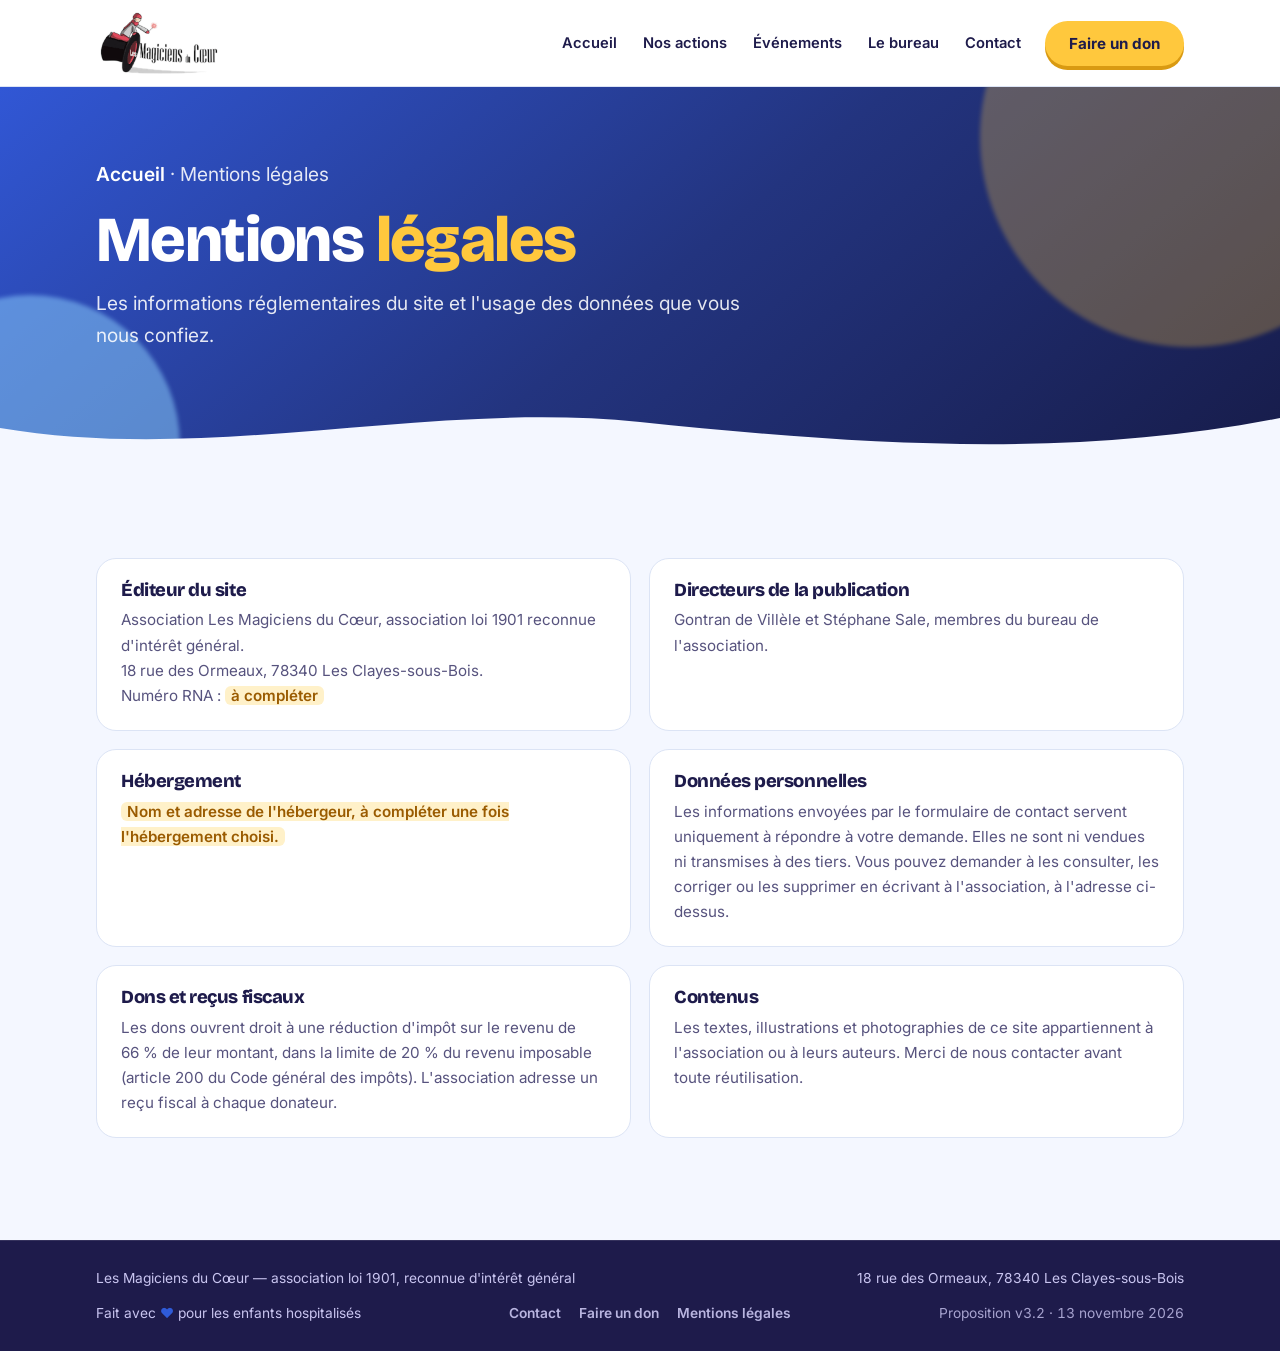
<file: mentions-legales.html>
<!doctype html>
<html lang="fr"><head>
<meta charset="utf-8">
<meta name="viewport" content="width=device-width, initial-scale=1, viewport-fit=cover">
<title>Mentions légales · Magiciens du Cœur</title>
<meta name="description" content="Mentions légales et données personnelles du site des Magiciens du Cœur.">
<meta name="theme-color" content="#2F5BD8">
<link rel="icon" type="image/png" href="img/logo.png">
<meta property="og:type" content="website">
<meta property="og:site_name" content="Les Magiciens du Cœur">
<meta property="og:title" content="Mentions légales · Magiciens du Cœur">
<meta property="og:description" content="Mentions légales et données personnelles du site des Magiciens du Cœur.">
<meta property="og:image" content="img/logo.png">
<link rel="stylesheet" href="https://fonts.googleapis.com/css2?family=Bricolage+Grotesque:opsz,wght@12..96,600;12..96,800&amp;family=Inter:wght@400;500;600;700&amp;display=swap">
<link rel="stylesheet" href="style.css">
<meta name="editeur-publication" content="rsale1107/magiciensducoeur"></head>
<body>
<a class="skip" href="#contenu">Aller au contenu</a>
<header>
  <div class="wrap nav">
    <a class="brand" href="index.html" aria-label="Les Magiciens du Cœur, accueil"><img src="img/logo.png" alt="Les Magiciens du Cœur"></a>
    <button class="burger" id="burger" type="button" aria-label="Ouvrir le menu" aria-expanded="false" aria-controls="menu">
      <svg viewBox="0 0 24 24" fill="none" stroke="currentColor" stroke-width="2.4" stroke-linecap="round"><path d="M4 7h16M4 12h16M4 17h16"></path></svg>
    </button>
    <nav class="menu" id="menu" aria-label="Menu principal">
      <a class="link" href="index.html">Accueil</a><a class="link" href="actions.html">Nos actions</a><a class="link" href="evenements.html">Événements</a><a class="link" href="bureau.html">Le bureau</a><a class="link" href="contact.html">Contact</a>
      <a class="btn btn-sun" href="don.html">Faire un don</a>
    </nav>
  </div>
</header>
<main id="contenu">
<section class="phero">
  <div class="blob b1"></div><div class="blob b2"></div>
  <div class="wrap"><div class="phero-in">
    <p class="crumb"><a href="index.html">Accueil</a> · Mentions légales</p>
    <h1>Mentions <span class="y">légales</span></h1>
    <p>Les informations réglementaires du site et l'usage des données que vous nous confiez.</p>
  </div></div>
  <svg class="wave" viewBox="0 0 1440 56" preserveAspectRatio="none" aria-hidden="true"><path d="M0 28 C 240 64 480 0 720 22 S 1200 60 1440 18 L1440 56 L0 56 Z"></path></svg>
</section>
<section>
  <div class="wrap sec">
    <div class="legal">
      <div class="lg"><h2>Éditeur du site</h2><p>Association Les Magiciens du Cœur, association loi 1901 reconnue d'intérêt général.<br>18 rue des Ormeaux, 78340 Les Clayes-sous-Bois.<br>Numéro RNA : <span class="todo">à compléter</span></p></div>
      <div class="lg"><h2>Directeurs de la publication</h2><p>Gontran de Villèle et Stéphane Sale, membres du bureau de l'association.</p></div>
      <div class="lg"><h2>Hébergement</h2><p><span class="todo">Nom et adresse de l'hébergeur, à compléter une fois l'hébergement choisi.</span></p></div>
      <div class="lg"><h2>Données personnelles</h2><p>Les informations envoyées par le formulaire de contact servent uniquement à répondre à votre demande. Elles ne sont ni vendues ni transmises à des tiers. Vous pouvez demander à les consulter, les corriger ou les supprimer en écrivant à l'association, à l'adresse ci-dessus.</p></div>
      <div class="lg"><h2>Dons et reçus fiscaux</h2><p>Les dons ouvrent droit à une réduction d'impôt sur le revenu de 66&nbsp;% de leur montant, dans la limite de 20&nbsp;% du revenu imposable (article 200 du Code général des impôts). L'association adresse un reçu fiscal à chaque donateur.</p></div>
      <div class="lg"><h2>Contenus</h2><p>Les textes, illustrations et photographies de ce site appartiennent à l'association ou à leurs auteurs. Merci de nous contacter avant toute réutilisation.</p></div>
    </div>
  </div>
</section>
</main>
<footer>
  <div class="wrap foot">
    <span>Les Magiciens du Cœur — association loi 1901, reconnue d'intérêt général</span>
    <span>18 rue des Ormeaux, 78340 Les Clayes-sous-Bois</span>
    <span>Fait avec <span class="h">♥</span> pour les enfants hospitalisés</span>
    <nav class="foot-links" aria-label="Liens utiles"><a href="contact.html">Contact</a><a href="don.html">Faire un don</a><a href="mentions-legales.html">Mentions légales</a></nav>
    <span class="ver">Proposition v3.2 · 13 novembre 2026</span>
  </div>
</footer>
<script src="site.js"></script>


</body></html>
</file>
<file: style.css>
/* Base commune à toutes les pages */
html{-webkit-text-size-adjust:100%}
:root{padding-top:env(safe-area-inset-top,0px);padding-bottom:env(safe-area-inset-bottom,0px)}
body{margin:0}
[hidden]{display:none!important}

/* Layout : bandes de couleur franches empilées comme un jeu de cartes, illustrations d'origine en vedette, contenu sur 1120px */
:root{
  --bg:#F4F7FF;
  --surface:#FFFFFF;
  --ink:#1E1B4B;
  --ink-soft:#57537E;
  --blue:#2F5BD8;
  --heart:#2F5BD8;
  --blue-deep:#1D3FA6;
  --blue-pale:#E3ECFF;
  --sky:#8ED2FF;
  --sky-pale:#E2F4FF;
  --sun:#FFC83D;
  --sun-pale:#FFF1C9;
  --mint:#6FE3CF;
  --mint-pale:#DDF8F3;
  --navy:#1E1B4B;
  --on-color:#1E1B4B;
  --on-navy:#FFFFFF;
  --on-navy-soft:#C9C5F0;
  --line:#DCE4F5;
  --shadow:0 2px 0 rgba(30,27,75,.08), 0 14px 30px -14px rgba(30,27,75,.35);
  --f-display:"Bricolage Grotesque","Avenir Next","Segoe UI",system-ui,sans-serif;
  --f-body:"Inter",-apple-system,BlinkMacSystemFont,"Segoe UI",Roboto,sans-serif;
}
@media (prefers-color-scheme: dark){
  :root:not([data-theme="light"]){
    --bg:#15132E;
    --surface:#1F1C40;
    --ink:#F4F2FF;
    --ink-soft:#B9B5DA;
    --blue:#7B97FF;
    --heart:#FF4F86;
    --blue-deep:#3F63D9;
    --blue-pale:#1A2350;
    --sky-pale:#182E48;
    --sun-pale:#3A3020;
    --mint-pale:#173A3A;
    --navy:#0C0A22;
    --line:#332F5C;
    --shadow:0 2px 0 rgba(0,0,0,.3), 0 14px 30px -14px rgba(0,0,0,.8);
    color-scheme:dark;
  }
}
:root[data-theme="dark"]{
  --bg:#15132E;
  --surface:#1F1C40;
  --ink:#F4F2FF;
  --ink-soft:#B9B5DA;
  --blue:#7B97FF;
    --heart:#FF4F86;
  --blue-deep:#3F63D9;
  --blue-pale:#1A2350;
  --sky-pale:#182E48;
  --sun-pale:#3A3020;
  --mint-pale:#173A3A;
  --navy:#0C0A22;
  --line:#332F5C;
  --shadow:0 2px 0 rgba(0,0,0,.3), 0 14px 30px -14px rgba(0,0,0,.8);
  color-scheme:dark;
}

*{box-sizing:border-box}
[hidden]{display:none!important}
body{background:var(--bg);color:var(--ink);font-family:var(--f-body);font-size:16px;line-height:1.65;-webkit-font-smoothing:antialiased;overflow-x:hidden}
body::before{content:"";position:fixed;inset:0 0 auto;height:env(safe-area-inset-top,0px);z-index:30;background:var(--surface)}
h1,h2,h3{font-family:var(--f-display);font-weight:800;line-height:1.02;text-wrap:balance;margin:0;letter-spacing:-.025em}
p{margin:0}
a{color:inherit}
img{max-width:100%;display:block}
:focus-visible{outline:3px solid var(--sun);outline-offset:3px;border-radius:6px}

.wrap{width:100%;max-width:1120px;margin-inline:auto;
  padding-left:max(16px,env(safe-area-inset-left,0px));
  padding-right:max(16px,env(safe-area-inset-right,0px))}
.sec{padding-block:clamp(56px,8vw,104px);display:flex;flex-direction:column;gap:clamp(28px,4vw,48px)}
.tag::before{content:"♥";color:var(--heart);font-size:.95em;letter-spacing:0}
.tag:not(.sky):not(.sun):not(.mint)::before{color:var(--sun)}
.tag{display:inline-flex;align-self:flex-start;align-items:center;gap:.5em;font:700 .75rem var(--f-body);letter-spacing:.12em;
  text-transform:uppercase;padding:6px 14px;border-radius:999px;background:var(--blue);color:#fff}
.tag.sky{background:var(--sky);color:var(--on-color)}
.tag.sun{background:var(--sun);color:var(--on-color)}
.tag.mint{background:var(--mint);color:var(--on-color)}
h2{font-size:clamp(2rem,5vw,3.4rem)}
h2 .hl{color:var(--blue)}
.lede{font-size:clamp(1.04rem,1.7vw,1.2rem);color:var(--ink-soft);max-width:60ch}
.head{display:flex;flex-direction:column;gap:16px}

.btn{display:inline-flex;align-items:center;justify-content:center;gap:.5em;font:700 .95rem var(--f-body);padding:13px 24px;
  border-radius:999px;border:0;text-decoration:none;cursor:pointer;transition:transform .18s cubic-bezier(.3,1.6,.5,1),box-shadow .18s}
.btn:hover{transform:translateY(-2px) rotate(-1deg)}
.btn-blue{background:var(--blue);color:#fff;box-shadow:0 4px 0 var(--blue-deep)}
.btn-sun{background:var(--sun);color:var(--on-color);box-shadow:0 4px 0 #D99A12}
.btn-white{background:#fff;color:#1E1B4B;box-shadow:0 4px 0 rgba(30,27,75,.25)}

/* ---------- en-tête ---------- */
header{position:sticky;top:env(safe-area-inset-top,0px);z-index:20;background:var(--surface);border-bottom:1px solid var(--line)}
.nav{display:flex;align-items:center;gap:10px 22px;flex-wrap:wrap;padding-block:10px}
.brand{margin-right:auto;display:flex;align-items:center;text-decoration:none;background:#fff;border-radius:14px;padding:2px 10px 2px 4px}
.brand img{height:62px;width:auto}
.nav a.link{text-decoration:none;font-weight:600;font-size:.92rem;color:var(--ink);padding:6px 2px;background:linear-gradient(var(--sun),var(--sun)) left bottom/0 3px no-repeat;transition:background-size .2s}
.nav a.link:hover{background-size:100% 3px}

/* ---------- ouverture ---------- */
.hero{position:relative;overflow:hidden;background:linear-gradient(140deg,#3157D5 0%,#23347F 52%,#171C4A 100%);color:#fff}
.blob{position:absolute;border-radius:50%;filter:blur(2px);opacity:.9;pointer-events:none}
.blob.b1{width:420px;height:420px;background:var(--sun);right:-120px;top:-160px;opacity:.55}
.blob.b2{width:300px;height:300px;background:var(--sky);left:-120px;bottom:-140px;opacity:.5}
.hearts{position:absolute;inset:0;pointer-events:none}
.hearts span{position:absolute;color:var(--heart);opacity:.35;animation:float 9s ease-in-out infinite}
@keyframes float{0%,100%{transform:translateY(0) rotate(-8deg)}50%{transform:translateY(-18px) rotate(8deg)}}
.hero .wrap{position:relative;z-index:1}
.hero-in{padding-block:clamp(48px,7vw,88px) clamp(80px,10vw,120px);display:grid;grid-template-columns:minmax(0,1.1fr) minmax(0,.9fr);gap:clamp(28px,5vw,60px);align-items:center}
.hero h1{font-size:clamp(2.5rem,6.6vw,4.8rem)}
.hero h1 .y{color:var(--sun);display:inline-block;transform:rotate(-2deg)}
.hero p.sub{font-size:clamp(1.05rem,1.8vw,1.25rem);max-width:44ch;margin-top:22px;color:rgba(255,255,255,.92)}
.hero-cta{display:flex;flex-wrap:wrap;gap:14px;margin-top:30px}
.hero-ghost{color:#fff;border:2px solid rgba(255,255,255,.7);background:transparent}
.hero-badge{margin-top:26px;display:inline-flex;align-items:center;gap:10px;background:rgba(255,255,255,.16);border:1px solid rgba(255,255,255,.35);
  padding:8px 16px 8px 8px;border-radius:999px;font-size:.88rem;font-weight:500}
.hero-badge b{background:var(--sun);color:#1E1B4B;border-radius:999px;padding:3px 10px;font-weight:800}

.stage{position:relative;min-width:0}
.stage-card{background:#fff;border-radius:28px;padding:18px;transform:rotate(2.5deg);box-shadow:0 30px 60px -24px rgba(10,15,60,.65);position:relative}
.stage-card::after{content:"";position:absolute;inset:-12px -12px auto auto;width:64px;height:64px;border-radius:50%;background:var(--sun);
  box-shadow:inset 0 0 0 6px rgba(255,255,255,.5);z-index:-1}
.sprite{position:relative;width:100%;aspect-ratio:300/286;max-width:100%;overflow:hidden;border-radius:16px;background:#fff}
.sprite img{position:absolute;top:0;left:0;height:100%;width:700%;max-width:none;animation:play 3.5s steps(7) infinite}
@keyframes play{from{transform:translateX(0)}to{transform:translateX(-100%)}}
.stage-cap{position:absolute;left:-14px;bottom:-18px;background:var(--navy);color:#fff;font:700 .86rem var(--f-display);padding:10px 16px;border-radius:14px;transform:rotate(-4deg);box-shadow:var(--shadow)}
.wave{position:absolute;left:0;right:0;bottom:-1px;height:56px;width:100%;display:block}
.wave path{fill:var(--bg)}

/* ---------- chiffres ---------- */
.figs{display:grid;grid-template-columns:repeat(4,minmax(0,1fr));gap:16px;margin-top:clamp(-70px,-6vw,-40px);position:relative;z-index:2}
.fig{border-radius:22px;padding:22px 22px 20px;display:flex;flex-direction:column;gap:6px;color:var(--on-color);box-shadow:var(--shadow);min-width:0}
.fig:nth-child(1){background:var(--sun);transform:rotate(-1.5deg)}
.fig:nth-child(2){background:var(--sky);transform:rotate(1deg)}
.fig:nth-child(3){background:var(--mint);transform:rotate(-.8deg)}
.fig:nth-child(4){background:#fff;transform:rotate(1.4deg);border:2px solid var(--blue)}
.fig b{font:800 clamp(2.2rem,4.6vw,3.2rem)/1 var(--f-display);font-variant-numeric:tabular-nums;letter-spacing:-.03em}
.fig span{font-size:.9rem;font-weight:600}

/* ---------- mission ---------- */
.mission{display:grid;grid-template-columns:minmax(0,1.05fr) minmax(0,.95fr);gap:clamp(28px,5vw,64px);align-items:center}
.prose{display:flex;flex-direction:column;gap:16px;min-width:0;max-width:60ch}
.prose p{color:var(--ink-soft)}
.quote{font:800 clamp(1.4rem,2.8vw,2rem)/1.15 var(--f-display);color:var(--ink);letter-spacing:-.02em}
.quote em{font-style:normal;color:var(--blue)}
.illus{background:var(--sky-pale);border-radius:32px;padding:clamp(18px,3vw,32px);position:relative;min-width:0}
.illus .frame{background:#fff;border-radius:22px;padding:14px;transform:rotate(-2deg);box-shadow:var(--shadow)}
.illus .sticker{position:absolute;right:16px;top:-16px;background:var(--sun);color:#1E1B4B;font:800 .95rem var(--f-display);padding:10px 16px;border-radius:999px;transform:rotate(6deg);box-shadow:var(--shadow)}

/* ---------- établissements ---------- */
.band-sky{background:var(--blue-pale)}
.places{display:grid;grid-template-columns:minmax(0,1.3fr) minmax(0,.7fr);gap:clamp(24px,4vw,48px);align-items:center}
.chips{display:flex;flex-wrap:wrap;gap:10px}
.chip{border-radius:999px;padding:9px 16px;font-weight:600;font-size:.92rem;color:var(--on-color);box-shadow:0 2px 0 rgba(30,27,75,.12)}
.chip:nth-child(4n+1){background:var(--sun)}
.chip:nth-child(4n+2){background:var(--sky)}
.chip:nth-child(4n+3){background:var(--mint)}
.chip:nth-child(4n+4){background:#fff;border:2px solid var(--blue);color:#1E1B4B}
.places .pic{background:#fff;border-radius:26px;padding:12px;transform:rotate(3deg);box-shadow:var(--shadow);min-width:0}

/* ---------- parrains ---------- */
.towns{display:grid;grid-template-columns:repeat(3,minmax(0,1fr));gap:20px}
.town{background:var(--surface);border-radius:24px;overflow:hidden;display:flex;flex-direction:column;box-shadow:var(--shadow);min-width:0;border:1px solid var(--line)}
.town .top{height:96px;display:flex;align-items:flex-end;padding:16px 20px;position:relative}
.town:nth-child(1) .top{background:var(--sun)}
.town:nth-child(2) .top{background:var(--sky)}
.town:nth-child(3) .top{background:var(--mint)}
.town .top h3{font-size:1.7rem;color:var(--on-color)}
.town .play{position:absolute;right:18px;top:18px;width:46px;height:46px;border-radius:50%;background:var(--blue);display:grid;place-items:center;
  text-decoration:none;box-shadow:0 4px 0 var(--blue-deep);transition:transform .18s cubic-bezier(.3,1.6,.5,1)}
.town .play:hover{transform:scale(1.1)}
.town .play svg{width:16px;height:16px;margin-left:3px}
.town .body{padding:18px 20px 22px;display:flex;flex-direction:column;gap:12px}
.town .body p{color:var(--ink-soft);font-size:.94rem}
.town .links{display:flex;flex-wrap:wrap;gap:8px 18px}
.town .links a{font-weight:700;font-size:.9rem;color:var(--blue);text-decoration:none}
.town .links a:hover{text-decoration:underline}

/* ---------- bureau ---------- */
.people{display:grid;grid-template-columns:repeat(3,minmax(0,1fr));gap:clamp(18px,3vw,30px)}
.person{border-radius:26px;padding:12px 12px 18px;display:flex;flex-direction:column;gap:14px;box-shadow:var(--shadow);min-width:0;
  transition:transform .25s cubic-bezier(.3,1.6,.5,1)}
.person:nth-child(6n+1){background:var(--blue);transform:rotate(-1.6deg)}
.person:nth-child(6n+2){background:var(--sky);transform:rotate(1.2deg)}
.person:nth-child(6n+3){background:var(--sun);transform:rotate(-.8deg)}
.person:nth-child(6n+4){background:var(--mint);transform:rotate(1.5deg)}
.person:nth-child(6n+5){background:var(--sun);transform:rotate(-1.2deg)}
.person:nth-child(6n+6){background:var(--sky);transform:rotate(.9deg)}
.person:hover{transform:rotate(0) translateY(-4px)}
.person img{width:100%;aspect-ratio:1/1;object-fit:cover;border-radius:18px;background:#fff}
.person .who{padding-inline:8px;display:flex;flex-direction:column;gap:2px;color:#1E1B4B}
.person:nth-child(6n+1) .who{color:#fff}
.person .who b{font:800 1.25rem/1.15 var(--f-display);letter-spacing:-.01em}
.person .who span{font-size:.86rem;font-weight:600;opacity:.85}

/* ---------- don ---------- */
.band-sun{background:var(--sun);color:#1E1B4B}
.band-sun .lede{color:#3E3A6B}
.band-sun h2 .hl{color:#1D3FA6}
.don{display:grid;grid-template-columns:minmax(0,1.05fr) minmax(0,.95fr);gap:clamp(24px,4vw,48px);align-items:start}
.calc{background:#fff;color:#1E1B4B;border-radius:28px;padding:clamp(22px,3vw,32px);display:flex;flex-direction:column;gap:18px;
  box-shadow:0 6px 0 #D99A12,0 30px 50px -30px rgba(120,70,0,.6);min-width:0}
.calc h3{font-size:1.5rem}
.amounts{display:flex;flex-wrap:wrap;gap:8px}
.amt{background:#F4F7FF;border:2px solid #DCE4F5;color:#1E1B4B;border-radius:999px;padding:9px 18px;font:700 .95rem var(--f-body);cursor:pointer;font-variant-numeric:tabular-nums}
.amt:hover{border-color:#2F5BD8}
.amt[aria-pressed="true"]{background:#2F5BD8;border-color:#2F5BD8;color:#fff}
.field{display:flex;flex-direction:column;gap:7px}
.field label{font-size:.78rem;font-weight:700;letter-spacing:.08em;text-transform:uppercase;color:#57537E}
.inputrow{display:flex;align-items:center;gap:10px;border:2px solid #DCE4F5;border-radius:14px;padding:10px 16px;background:#F4F7FF}
.inputrow:focus-within{border-color:#2F5BD8}
.inputrow input{border:0;background:transparent;color:#1E1B4B;font:800 1.6rem var(--f-display);width:100%;min-width:0;font-variant-numeric:tabular-nums}
.inputrow input:focus{outline:none}
.inputrow .cur{font:800 1.5rem var(--f-display);color:#57537E}
.result{background:linear-gradient(135deg,#3B68E8,#1F3FA8);color:#fff;border-radius:18px;padding:20px 22px;display:flex;flex-direction:column;gap:6px}
.result .big{font:800 clamp(2.4rem,5vw,3.2rem)/1 var(--f-display);font-variant-numeric:tabular-nums;letter-spacing:-.03em}
.result .cap{font-size:.9rem;opacity:.92}
.pp{display:flex;align-items:center;justify-content:center;gap:0;white-space:pre-wrap;width:100%;padding:15px 20px;border-radius:999px;
  background:#FFC439;color:#142C8E;font:700 1.02rem var(--f-body);text-decoration:none;box-shadow:0 4px 0 #D9A21E;
  transition:transform .18s cubic-bezier(.3,1.6,.5,1)}
.pp:hover{transform:translateY(-2px)}
.pp .wm{font-style:italic;font-weight:800;letter-spacing:-.01em}
.pp .wm i{font-style:inherit;color:#0070E0}
.pp-note{font-size:.8rem;color:#57537E;text-align:center;margin-top:-8px}
.pp-cfg{font-size:.8rem;color:#9A5B00;background:#FFF1C9;border-radius:10px;padding:8px 12px;text-align:center;margin-top:-8px}
.ver{font-variant-numeric:tabular-nums;opacity:.8}
.fineprint{font-size:.78rem;color:#57537E;line-height:1.6}
.side{display:flex;flex-direction:column;gap:18px;min-width:0}
.addr{background:#1E1B4B;color:#fff;border-radius:24px;padding:22px 24px;display:flex;flex-direction:column;gap:3px;transform:rotate(-1deg)}
.addr .lbl{font:700 .75rem var(--f-body);letter-spacing:.12em;text-transform:uppercase;color:var(--sun);margin-bottom:8px}
.addr b{font:800 1.15rem var(--f-display)}
.addr .line{color:#C9C5F0}
.copy{align-self:flex-start;margin-top:14px;background:transparent;border:2px solid rgba(255,255,255,.4);color:#fff;border-radius:999px;padding:7px 16px;font:700 .85rem var(--f-body);cursor:pointer}
.copy:hover{border-color:var(--sun)}
.side p{color:#3E3A6B}

/* ---------- contact ---------- */
.band-navy{background:var(--navy);color:var(--on-navy);position:relative;overflow:hidden}
.band-navy .lede{color:var(--on-navy-soft)}
.band-navy h2 .hl{color:var(--sun)}
.contact{display:grid;grid-template-columns:minmax(0,.8fr) minmax(0,1.2fr);gap:clamp(24px,4vw,56px);align-items:start}
.contact .illu{background:#fff;border-radius:24px;padding:12px;transform:rotate(-3deg);max-width:320px}
.form{display:grid;grid-template-columns:repeat(2,minmax(0,1fr));gap:14px;min-width:0}
.form .full{grid-column:1/-1}
.form label{display:block;margin-bottom:6px;font-size:.78rem;font-weight:700;letter-spacing:.08em;text-transform:uppercase;color:var(--on-navy-soft)}
.form input,.form select,.form textarea{width:100%;min-width:0;background:rgba(255,255,255,.08);color:#fff;border:2px solid rgba(255,255,255,.2);
  border-radius:14px;padding:12px 15px;font:400 1rem var(--f-body)}
.form input:focus,.form select:focus,.form textarea:focus{outline:none;border-color:var(--sky)}
.form textarea{min-height:140px;resize:vertical}
.form input::placeholder,.form textarea::placeholder{color:rgba(255,255,255,.45)}
.form select{appearance:none;background-image:linear-gradient(45deg,transparent 50%,#C9C5F0 50%),linear-gradient(135deg,#C9C5F0 50%,transparent 50%);
  background-position:calc(100% - 20px) 50%,calc(100% - 14px) 50%;background-size:6px 6px,6px 6px;background-repeat:no-repeat;padding-right:40px}
.form select option{background:#1E1B4B;color:#fff}
.sent{background:var(--blue);border-radius:24px;padding:24px;display:flex;flex-direction:column;gap:8px}
.sent b{font:800 1.5rem var(--f-display)}

footer{background:var(--navy);color:var(--on-navy-soft);font-size:.86rem;border-top:1px solid rgba(255,255,255,.1)}
.foot{padding-block:26px;display:flex;flex-wrap:wrap;gap:12px 28px;justify-content:space-between;align-items:center}
.foot .h{color:var(--heart)}

@media (max-width:900px){
  .hero-in,.mission,.places,.don,.contact{grid-template-columns:minmax(0,1fr)}
  .stage{max-width:420px;margin-inline:auto;width:100%}
  .figs{grid-template-columns:repeat(2,minmax(0,1fr))}
  .towns,.people{grid-template-columns:repeat(2,minmax(0,1fr))}
  .places .pic{max-width:420px}
  .contact .illu{display:none}
}
@media (max-width:560px){
  .towns,.people,.form{grid-template-columns:minmax(0,1fr)}
  .people{max-width:360px;margin-inline:auto;width:100%}
  .brand img{height:52px}
  .nav a.link{font-size:.84rem}
  .nav .btn{padding:10px 16px;font-size:.86rem}
}
@media (prefers-reduced-motion:reduce){
  *{animation:none!important;transition:none!important}
  .sprite img{transform:translateX(-42.857%)}
}

/* ---------- navigation ---------- */
.nav a.link[aria-current="page"]{background-size:100% 3px;color:var(--blue)}
.burger{display:none;margin-left:auto;background:transparent;border:2px solid var(--line);border-radius:12px;width:44px;height:44px;cursor:pointer;color:var(--ink);align-items:center;justify-content:center}
.burger svg{width:22px;height:22px}
.menu{display:flex;align-items:center;gap:6px 22px;flex-wrap:wrap}
@media (max-width:860px){
  .burger{display:inline-flex}
  .brand{margin-right:0}
  .menu{display:none;width:100%;flex-direction:column;align-items:stretch;gap:2px;padding-block:8px 14px}
  .menu.open{display:flex}
  .nav a.link{padding:12px 4px;font-size:1rem;border-bottom:1px solid var(--line);background:none}
  .nav a.link[aria-current="page"]{color:var(--blue);background:none}
  .menu .btn{margin-top:10px}
}

/* ---------- en-tête des pages intérieures ---------- */
.phero{position:relative;overflow:hidden;background:linear-gradient(140deg,#3157D5 0%,#23347F 52%,#171C4A 100%);color:#fff}
.phero .wrap{position:relative;z-index:1}
.phero-in{padding-block:clamp(44px,6vw,72px) clamp(72px,9vw,104px);display:flex;flex-direction:column;gap:16px;max-width:760px}
.phero h1{font-size:clamp(2.3rem,6vw,4rem)}
.phero h1 .y{color:var(--sun)}
.phero p{font-size:clamp(1.04rem,1.7vw,1.2rem);color:rgba(255,255,255,.88);max-width:56ch}
.crumb{font-size:.86rem;color:rgba(255,255,255,.75)}
.crumb a{color:#fff;font-weight:600;text-decoration:none}
.crumb a:hover{text-decoration:underline}

.phero .blob.b1{opacity:.28}
.phero:has(+ .band-sun) .wave path{fill:var(--sun)}
.phero:has(+ .band-navy) .wave path{fill:var(--navy)}
.phero:has(+ .band-sky) .wave path{fill:var(--blue-pale)}

/* ---------- cartes d'orientation (accueil) ---------- */
.doors{display:grid;grid-template-columns:repeat(3,minmax(0,1fr));gap:20px}
.door{border-radius:26px;padding:26px 24px;display:flex;flex-direction:column;gap:12px;text-decoration:none;color:#1E1B4B;box-shadow:var(--shadow);
  transition:transform .22s cubic-bezier(.3,1.6,.5,1);min-width:0}
.door:hover{transform:translateY(-4px) rotate(-.6deg)}
.door:nth-child(1){background:var(--sky)}
.door:nth-child(2){background:var(--mint)}
.door:nth-child(3){background:var(--sun)}
.door h3{font-size:1.6rem}
.door p{font-size:.96rem;color:#3E3A6B}
.door .go{margin-top:auto;font-weight:700;display:inline-flex;align-items:center;gap:.4em}
.door .go::after{content:"→";transition:transform .2s}
.door:hover .go::after{transform:translateX(4px)}

/* ---------- bandeau d'appel ---------- */
.cta{background:var(--navy);color:#fff;border-radius:32px;padding:clamp(28px,4vw,48px);display:flex;flex-wrap:wrap;gap:20px 32px;align-items:center;justify-content:space-between;position:relative;overflow:hidden}
.cta h2{font-size:clamp(1.7rem,3.6vw,2.6rem);max-width:20ch}
.cta h2 .y{color:var(--sun)}
.cta p{color:#C9C5F0;margin-top:10px;max-width:46ch}
.cta .btns{display:flex;flex-wrap:wrap;gap:12px}
.cta .ghost{color:#fff;border:2px solid rgba(255,255,255,.6);background:transparent}

/* ---------- événements ---------- */
.empty{border:2px dashed var(--line);border-radius:28px;padding:clamp(26px,4vw,40px);display:grid;grid-template-columns:auto minmax(0,1fr);gap:20px 28px;align-items:center;background:var(--surface)}
.empty .cal{width:92px;height:100px;border-radius:18px;background:#fff;box-shadow:var(--shadow);overflow:hidden;display:flex;flex-direction:column;text-align:center;color:#1E1B4B}
.empty .cal b{background:var(--heart);color:#fff;font:800 .8rem var(--f-body);letter-spacing:.12em;padding:6px 0;text-transform:uppercase}
.empty .cal span{font:800 2.4rem/1 var(--f-display);margin:auto}
.empty h3{font-size:1.5rem}
.empty p{color:var(--ink-soft);margin-top:8px;max-width:56ch}
.empty .btn{margin-top:16px}
.kinds{display:grid;grid-template-columns:repeat(3,minmax(0,1fr));gap:16px}
.kind{background:var(--surface);border:1px solid var(--line);border-radius:22px;padding:22px;display:flex;flex-direction:column;gap:8px;min-width:0}
.kind h3{font-size:1.2rem}
.kind p{color:var(--ink-soft);font-size:.95rem}
.kind .dot{width:40px;height:40px;border-radius:12px;display:grid;place-items:center;font-size:1.2rem;color:#1E1B4B}
.kind:nth-child(1) .dot{background:var(--sky)}
.kind:nth-child(2) .dot{background:var(--mint)}
.kind:nth-child(3) .dot{background:var(--sun)}

/* ---------- contact ---------- */
.coords{display:flex;flex-direction:column;gap:14px}
.coord{background:rgba(255,255,255,.07);border:1px solid rgba(255,255,255,.16);border-radius:18px;padding:16px 18px;display:flex;flex-direction:column;gap:2px}
.coord .lbl{font:700 .74rem var(--f-body);letter-spacing:.12em;text-transform:uppercase;color:var(--sun)}
.coord span{color:#fff}

@media (max-width:900px){
  .doors,.kinds{grid-template-columns:minmax(0,1fr)}
  .empty{grid-template-columns:minmax(0,1fr)}
}

/* ===== v3.1 ===== */
.skip{position:absolute;left:12px;top:-60px;z-index:100;background:var(--sun);color:#1E1B4B;font-weight:700;padding:10px 16px;border-radius:10px;text-decoration:none}
.skip:focus{top:calc(12px + env(safe-area-inset-top,0px))}
.foot-links{display:flex;flex-wrap:wrap;gap:6px 18px}
.foot-links a{color:inherit;font-weight:600;text-decoration:none;opacity:.9}
.foot-links a:hover{text-decoration:underline;opacity:1}
.town .thumb{position:relative;display:block;aspect-ratio:16/9;overflow:hidden;background:#1E1B4B;text-decoration:none}
.town .thumb img{width:100%;height:100%;object-fit:cover;display:block;transition:transform .4s ease}
.town .thumb:hover img{transform:scale(1.05)}
.town .thumb::after{content:"";position:absolute;inset:0;background:linear-gradient(180deg,rgba(30,27,75,0) 40%,rgba(30,27,75,.75))}
.town .tplay{position:absolute;left:50%;top:50%;width:64px;height:64px;margin:-32px 0 0 -32px;border-radius:50%;background:rgba(47,91,216,.92);display:grid;place-items:center;z-index:1;box-shadow:0 8px 20px rgba(0,0,0,.35)}
.town .tplay svg{width:22px;height:22px;margin-left:4px}
.town .tcap{position:absolute;left:16px;bottom:12px;z-index:1;color:#fff;font-weight:700;font-size:.9rem}
.form-cfg{font-size:.85rem;color:#9A5B00;background:#FFF1C9;border-radius:10px;padding:10px 14px;margin:0}
.legal{display:grid;grid-template-columns:repeat(2,minmax(0,1fr));gap:18px}
.legal .lg{background:var(--surface);border:1px solid var(--line);border-radius:20px;padding:22px 24px;display:flex;flex-direction:column;gap:8px;min-width:0}
.legal .lg h2{font-size:1.15rem}
.legal .lg p{color:var(--ink-soft);font-size:.95rem}
.todo{background:#FFF1C9;color:#9A5B00;border-radius:6px;padding:0 6px;font-weight:600}
@media (max-width:700px){.legal{grid-template-columns:minmax(0,1fr)}}
</file>
